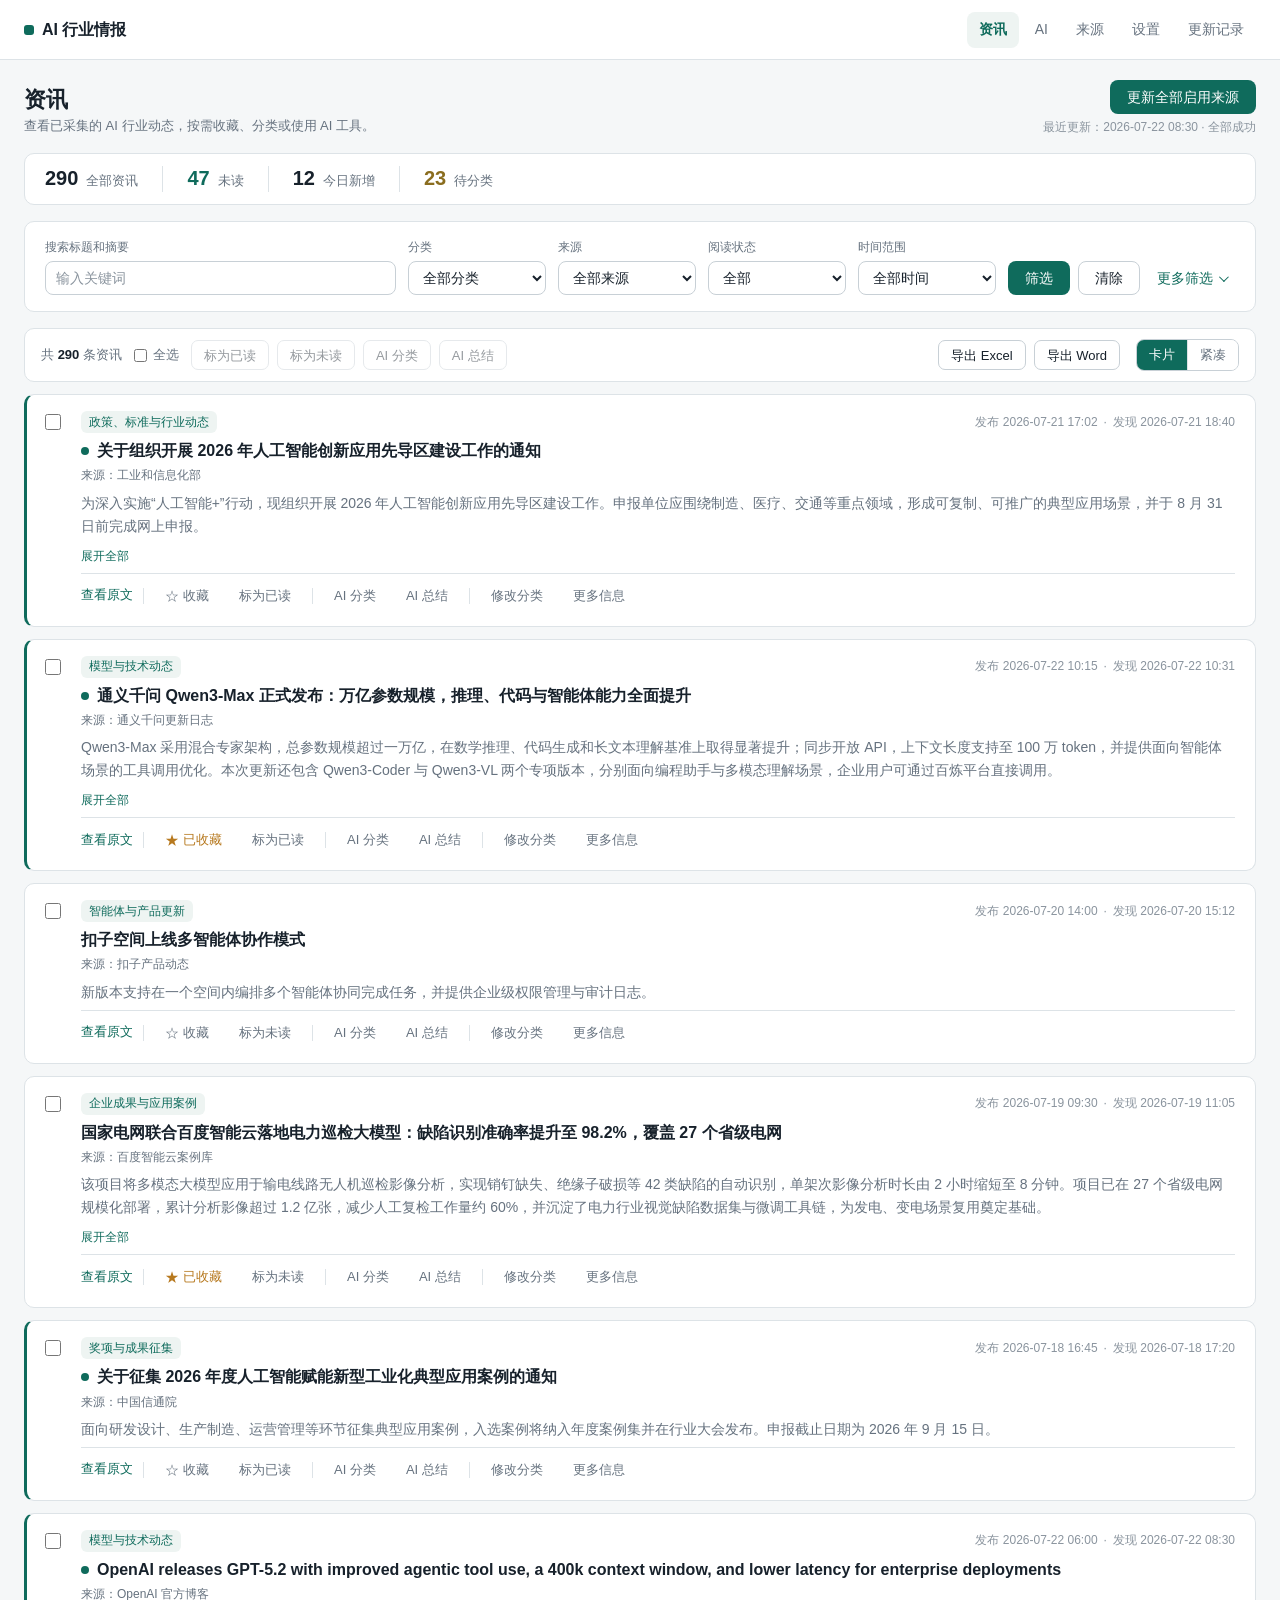
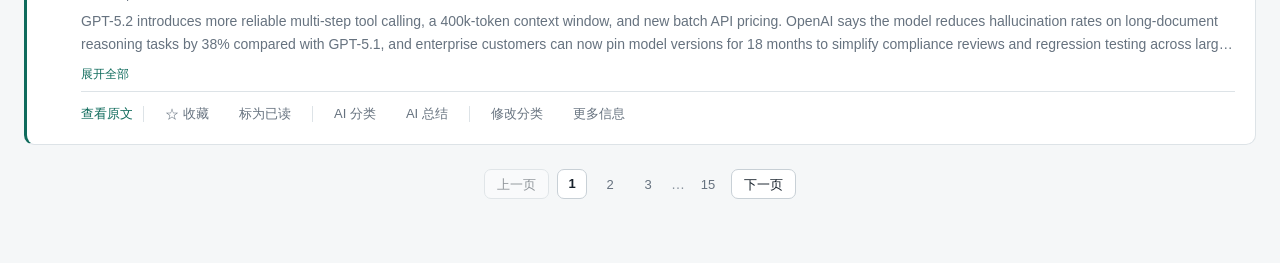
<file: docs/ui-prototype-kimi/index.html>
<!doctype html>
<html lang="zh-CN">
  <head>
    <meta charset="utf-8">
    <meta name="viewport" content="width=device-width, initial-scale=1">
    <title>AI 行业情报 · 资讯监测工作台（UI 原型）</title>
    <link rel="stylesheet" href="prototype.css">
    <script src="prototype.js" defer></script>
  </head>
  <body>
    <!-- ===== 全局顶部导航 ===== -->
    <header class="site-nav">
      <div class="site-nav-inner">
        <a class="brand" href="#" data-page="home">AI 行业情报</a>
        <nav class="main-nav" aria-label="主导航">
          <a href="#" data-page="home" class="is-active" aria-current="page">资讯</a>
          <a href="#" data-page="ai">AI</a>
          <a href="#" data-page="sources">来源</a>
          <a href="#" data-page="settings">设置</a>
          <a href="#" data-page="runs">更新记录</a>
        </nav>
      </div>
    </header>

    <main class="page-shell">
      <!-- ===== 资讯首页 ===== -->
      <div class="page" id="page-home">
        <!-- 页面头部：紧凑单行 -->
        <div class="page-head">
          <div class="page-head-text">
            <h1>资讯</h1>
            <p>查看已采集的 AI 行业动态，按需收藏、分类或使用 AI 工具。</p>
          </div>
          <div class="page-head-side">
            <button class="btn btn-primary" id="btn-update-all" type="button">更新全部启用来源</button>
            <span class="last-updated">最近更新：2026-07-22 08:30 · 全部成功</span>
          </div>
        </div>

        <!-- 概览统计栏：紧凑横条 -->
        <div class="stats-strip" aria-label="资讯概览">
          <div class="stat"><span class="stat-num">290</span><span class="stat-label">全部资讯</span></div>
          <div class="stat"><span class="stat-num stat-unread">47</span><span class="stat-label">未读</span></div>
          <div class="stat"><span class="stat-num">12</span><span class="stat-label">今日新增</span></div>
          <div class="stat"><span class="stat-num stat-warn">23</span><span class="stat-label">待分类</span></div>
        </div>

        <!-- 筛选工具栏 -->
        <form class="filter-panel" id="filter-form" action="#" method="get">
          <div class="filter-main">
            <div class="field field-search">
              <label for="f-keyword">搜索标题和摘要</label>
              <input id="f-keyword" name="keyword" type="search" maxlength="200" placeholder="输入关键词">
            </div>
            <div class="field">
              <label for="f-category">分类</label>
              <select id="f-category" name="category">
                <option value="">全部分类</option>
                <option>模型与技术动态</option>
                <option>智能体与产品更新</option>
                <option>企业成果与应用案例</option>
                <option>获奖与优秀案例</option>
                <option>奖项与成果征集</option>
                <option>政策、标准与行业动态</option>
                <option>待分类</option>
              </select>
            </div>
            <div class="field">
              <label for="f-source">来源</label>
              <select id="f-source" name="source_id">
                <option value="">全部来源</option>
                <option>工业和信息化部</option>
                <option>中国信通院</option>
                <option>OpenAI 官方博客</option>
                <option>通义千问更新日志</option>
                <option>扣子产品动态</option>
                <option>百度智能云案例库</option>
              </select>
            </div>
            <div class="field">
              <label for="f-is-read">阅读状态</label>
              <select id="f-is-read" name="is_read">
                <option value="all">全部</option>
                <option value="no">未读</option>
                <option value="yes">已读</option>
              </select>
            </div>
            <div class="field">
              <label for="f-time-range">时间范围</label>
              <select id="f-time-range" name="time_range">
                <option value="all">全部时间</option>
                <option value="today">今天</option>
                <option value="3d">近 3 天</option>
                <option value="7d">近 7 天</option>
                <option value="30d">近 30 天</option>
              </select>
            </div>
            <div class="filter-actions">
              <button class="btn btn-primary" type="submit">筛选</button>
              <button class="btn btn-secondary" id="btn-clear-filter" type="button">清除</button>
              <button class="btn btn-text" id="btn-more-filters" type="button" aria-expanded="false" aria-controls="more-filters">
                更多筛选 <span class="chevron" aria-hidden="true"></span>
              </button>
            </div>
          </div>

          <!-- 更多筛选：默认折叠 -->
          <div class="more-filters" id="more-filters" hidden>
            <div class="field">
              <label for="f-favorite">收藏状态</label>
              <select id="f-favorite" name="favorite">
                <option value="all">全部</option>
                <option value="yes">仅收藏</option>
                <option value="no">未收藏</option>
              </select>
            </div>
            <div class="field field-date-pair">
              <label>发布时间</label>
              <div class="date-pair">
                <input type="date" name="published_from" aria-label="发布时间从" min="2000-01-01">
                <span class="date-sep">至</span>
                <input type="date" name="published_to" aria-label="发布时间至" min="2000-01-01">
              </div>
            </div>
            <div class="field field-date-pair">
              <label>发现时间</label>
              <div class="date-pair">
                <input type="date" name="discovered_from" aria-label="发现时间从" min="2000-01-01">
                <span class="date-sep">至</span>
                <input type="date" name="discovered_to" aria-label="发现时间至" min="2000-01-01">
              </div>
            </div>
            <div class="field">
              <label for="f-verification">可信状态</label>
              <select id="f-verification" name="verification_status">
                <option value="">全部</option>
                <option>官方确认</option>
                <option>官方链接</option>
                <option>多源确认</option>
                <option>仅媒体报道</option>
                <option>传闻或预测</option>
              </select>
            </div>
            <div class="field">
              <label for="f-review">审核状态</label>
              <select id="f-review" name="review_status">
                <option value="">全部</option>
                <option>无需审核</option>
                <option>待审核</option>
                <option>已通过</option>
                <option>已拒绝</option>
              </select>
            </div>
            <div class="field">
              <label for="f-unclassified">待分类状态</label>
              <select id="f-unclassified" name="unclassified">
                <option value="all">全部</option>
                <option value="yes">仅待分类</option>
                <option value="no">排除待分类</option>
              </select>
            </div>
            <div class="field field-narrow">
              <label for="f-per-page">每页数量</label>
              <select id="f-per-page" name="per_page">
                <option value="20">20 条</option>
                <option value="50">50 条</option>
                <option value="100">100 条</option>
              </select>
            </div>
          </div>
        </form>

        <!-- 列表工具栏 -->
        <div class="list-toolbar">
          <div class="list-toolbar-left">
            <span class="total-count">共 <strong>290</strong> 条资讯</span>
            <label class="select-all">
              <input type="checkbox" id="select-all">
              <span>全选</span>
            </label>
            <span class="selected-count" id="selected-count" hidden>已选 0 条</span>
            <div class="batch-actions" id="batch-actions">
              <button class="btn btn-secondary btn-sm" type="button" data-batch="read" disabled>标为已读</button>
              <button class="btn btn-secondary btn-sm" type="button" data-batch="unread" disabled>标为未读</button>
              <button class="btn btn-secondary btn-sm" type="button" data-batch="ai-classify" disabled>AI 分类</button>
              <button class="btn btn-secondary btn-sm" type="button" data-batch="ai-summarize" disabled>AI 总结</button>
            </div>
          </div>
          <div class="list-toolbar-right">
            <button class="btn btn-secondary btn-sm" type="button" data-export="excel">导出 Excel</button>
            <button class="btn btn-secondary btn-sm" type="button" data-export="word">导出 Word</button>
            <div class="view-switch" role="group" aria-label="列表样式切换">
              <button type="button" class="is-active" data-view="a">卡片</button>
              <button type="button" data-view="b">紧凑</button>
            </div>
          </div>
        </div>

        <!-- 方案 A：紧凑资讯卡片 -->
        <section class="item-list" id="list-a" aria-label="资讯列表（卡片方案）"></section>

        <!-- 方案 B：表格与资讯流混合 -->
        <section class="item-rows" id="list-b" aria-label="资讯列表（紧凑方案）" hidden></section>

        <!-- 分页（静态演示） -->
        <nav class="pagination" aria-label="分页">
          <button class="btn btn-secondary btn-sm" type="button" disabled>上一页</button>
          <span class="page-num is-current">1</span>
          <button class="page-num" type="button">2</button>
          <button class="page-num" type="button">3</button>
          <span class="page-ellipsis">…</span>
          <button class="page-num" type="button">15</button>
          <button class="btn btn-secondary btn-sm" type="button">下一页</button>
        </nav>
      </div>

      <!-- ===== AI 页面 ===== -->
      <div class="page" id="page-ai" hidden>
        <div class="page-head">
          <div class="page-head-text">
            <h1>AI</h1>
            <p>配置大模型服务，并管理 AI 分类与 AI 总结的执行方式。</p>
          </div>
          <div class="page-head-side page-head-status">
            <span class="status status-ok" id="ai-key-status">Key 已配置</span>
            <span class="last-updated">当前模型：<b id="ai-current-model">deepseek-chat</b></span>
          </div>
        </div>

        <div class="ai-layout">
          <div class="ai-col">
            <!-- 模型连接 -->
            <section class="section-card">
              <div class="section-head">
                <h2>模型连接</h2>
                <p>用于 AI 分类与总结的大模型服务。修改后请点击保存生效。</p>
              </div>
              <form class="form-grid" id="ai-form">
                <div class="field">
                  <label for="ai-provider">服务商</label>
                  <select id="ai-provider" name="provider">
                    <option value="deepseek" selected>DeepSeek</option>
                    <option value="openai">OpenAI 兼容接口</option>
                    <option value="custom">自定义</option>
                  </select>
                </div>
                <div class="field">
                  <label for="ai-model">模型名称</label>
                  <input id="ai-model" name="model" value="deepseek-chat" maxlength="100">
                </div>
                <div class="field form-grid-wide">
                  <label for="ai-base-url">接口地址（Base URL）</label>
                  <input id="ai-base-url" name="base_url" value="https://api.deepseek.com" maxlength="500">
                </div>
                <div class="field form-grid-wide">
                  <label for="ai-key">API Key</label>
                  <input id="ai-key" type="password" name="api_key" value="" placeholder="已保存 sk••••••••3f2a，留空表示不修改" maxlength="500" autocomplete="off">
                </div>
                <div class="field">
                  <label for="ai-timeout">超时时间（秒）</label>
                  <input id="ai-timeout" type="number" name="timeout_seconds" value="30" min="5" max="300">
                </div>
                <div class="field">
                  <label for="ai-retries">失败重试次数</label>
                  <input id="ai-retries" type="number" name="max_retries" value="1" min="0" max="5">
                </div>
              </form>
              <div class="notice" id="ai-test-result" hidden></div>
              <div class="form-actions">
                <button class="btn btn-primary" id="ai-save" type="button">保存设置</button>
                <button class="btn btn-secondary" id="ai-test" type="button">测试连接</button>
                <button class="btn btn-text btn-danger-text" id="ai-clear-key" type="button">清除 Key</button>
              </div>
            </section>

            <!-- 配置说明 -->
            <section class="section-card">
              <div class="section-head">
                <h2>配置说明</h2>
              </div>
              <ul class="note-list">
                <li>网页保存的设置优先于环境变量；Key 保存在本机数据库中，应用仅监听本机地址，不会暴露到局域网。</li>
                <li>AI 分类与总结按调用量产生费用，自动模式下每次更新都会消耗额度。</li>
                <li>AI 处理失败不会影响资讯入库，失败的条目可稍后重试。</li>
              </ul>
            </section>
          </div>

          <div class="ai-col">
            <!-- AI 分类 -->
            <section class="section-card">
              <div class="section-head">
                <h2>AI 分类</h2>
                <p>在规则分类之外，用 AI 判断资讯所属分类。</p>
              </div>
              <div class="option-list" id="classifier-mode">
                <label class="option-row">
                  <input type="radio" name="classifier_mode" value="off">
                  <span class="option-text"><b>关闭</b><small>仅使用规则分类，不调用 AI</small></span>
                </label>
                <label class="option-row is-selected">
                  <input type="radio" name="classifier_mode" value="manual" checked>
                  <span class="option-text"><b>手动</b><small>在资讯页勾选执行，或在此处理全部待分类</small></span>
                </label>
                <label class="option-row">
                  <input type="radio" name="classifier_mode" value="auto">
                  <span class="option-text"><b>自动参与更新</b><small>每次更新后自动处理新入库的资讯</small></span>
                </label>
              </div>
              <div class="field option-extra" id="classifier-strategy" hidden>
                <label for="ai-strategy">自动分类策略</label>
                <select id="ai-strategy" name="classifier_strategy">
                  <option value="hybrid" selected>混合分类（仅处理待分类与低置信度，推荐）</option>
                  <option value="full_ai">全量 AI 分类（处理全部资讯，费用较高）</option>
                </select>
              </div>
              <div class="section-foot">
                <span class="foot-stat">当前待分类 <b>23</b> 条</span>
                <button class="btn btn-secondary btn-sm" id="ai-run-classify" type="button">处理待分类资讯</button>
                <span class="foot-note">自动模式下按调用量计费，混合策略费用更低。</span>
              </div>
            </section>

            <!-- AI 总结 -->
            <section class="section-card">
              <div class="section-head">
                <h2>AI 总结</h2>
                <p>为资讯生成更精炼的中文摘要，便于快速浏览。</p>
              </div>
              <div class="option-list" id="summarizer-mode">
                <label class="option-row">
                  <input type="radio" name="summarizer_mode" value="off">
                  <span class="option-text"><b>关闭</b><small>不使用 AI 总结</small></span>
                </label>
                <label class="option-row is-selected">
                  <input type="radio" name="summarizer_mode" value="manual" checked>
                  <span class="option-text"><b>手动</b><small>在资讯页勾选执行，或在此处理全部未总结</small></span>
                </label>
                <label class="option-row">
                  <input type="radio" name="summarizer_mode" value="auto">
                  <span class="option-text"><b>自动参与更新</b><small>每次更新后自动总结新入库的资讯</small></span>
                </label>
              </div>
              <div class="section-foot">
                <span class="foot-stat">尚未总结 <b>41</b> 条</span>
                <button class="btn btn-secondary btn-sm" id="ai-run-summarize" type="button">总结未处理资讯</button>
                <button class="btn btn-text btn-sm" id="ai-retry-summarize" type="button">仅重试失败项</button>
                <span class="foot-note">AI 摘要单独保存，不会覆盖来源原始摘要。</span>
              </div>
            </section>
          </div>
        </div>

        <!-- 最近 AI 任务 -->
        <section class="section-card">
          <div class="section-head">
            <h2>最近 AI 任务</h2>
            <p>每次手动或自动执行的记录，失败详情可展开查看。</p>
          </div>
          <div id="ai-jobs-table"></div>
        </section>
      </div>

      <!-- ===== 来源页面 ===== -->
      <div class="page" id="page-sources" hidden>
        <div class="page-head">
          <div class="page-head-text">
            <h1>来源</h1>
            <p>查看当前监控的网站及其运行状况，或添加新的资讯来源。</p>
          </div>
          <div class="page-head-side page-head-actions">
            <button class="btn btn-secondary" id="btn-seed-sources" type="button">同步来源目录</button>
            <button class="btn btn-primary" id="btn-add-source" type="button">添加来源</button>
          </div>
        </div>

        <div class="stats-strip" aria-label="来源概览">
          <div class="stat"><span class="stat-num">10</span><span class="stat-label">来源总数</span></div>
          <div class="stat"><span class="stat-num stat-unread">7</span><span class="stat-label">已启用</span></div>
          <div class="stat"><span class="stat-num stat-warn">2</span><span class="stat-label">需要关注</span></div>
          <div class="stat"><span class="stat-num">1</span><span class="stat-label">候选来源</span></div>
        </div>

        <div class="tabs-bar">
          <div class="tabs" role="tablist" aria-label="来源分组">
            <button class="tab is-active" role="tab" aria-selected="true" data-source-tab="main" type="button">监控中 <span class="tab-count">9</span></button>
            <button class="tab" role="tab" aria-selected="false" data-source-tab="candidate" type="button">候选 <span class="tab-count">1</span></button>
          </div>
        </div>

        <div id="sources-main-pane">
          <form class="filter-panel" id="sources-filter-form">
            <div class="filter-main">
              <div class="field field-search">
                <label for="sf-keyword">搜索来源</label>
                <input id="sf-keyword" type="search" placeholder="输入名称或域名">
              </div>
              <div class="field">
                <label for="sf-type">类型</label>
                <select id="sf-type">
                  <option value="">全部类型</option>
                  <option>官方机构</option>
                  <option>企业官方</option>
                  <option>媒体</option>
                </select>
              </div>
              <div class="field">
                <label for="sf-status">运行状态</label>
                <select id="sf-status">
                  <option value="">全部状态</option>
                  <option>正常</option>
                  <option>部分可用</option>
                  <option>最近失败</option>
                  <option>已停用</option>
                </select>
              </div>
              <div class="field">
                <label for="sf-result">最近结果</label>
                <select id="sf-result">
                  <option value="">全部结果</option>
                  <option>成功</option>
                  <option>部分成功</option>
                  <option>失败</option>
                </select>
              </div>
              <div class="filter-actions">
                <button class="btn btn-primary" type="submit">筛选</button>
                <button class="btn btn-secondary" id="sf-clear" type="button">清除</button>
              </div>
            </div>
          </form>
          <div id="sources-table-wrap"></div>
        </div>

        <div id="sources-candidate-pane" hidden>
          <div class="notice">
            候选来源已完成安全检测，尚未加入监控。建议先「预览」确认抓取内容符合预期，再「启用并加入监控」；启用后该来源将参与每次批量更新，资讯进入首页与导出。
          </div>
          <div id="candidates-table-wrap"></div>
        </div>
      </div>

      <!-- ===== 来源详情页面 ===== -->
      <div class="page" id="page-source-detail" hidden>
        <div id="source-detail-wrap"></div>
      </div>

      <!-- ===== 设置页面 ===== -->
      <div class="page" id="page-settings" hidden>
        <div class="page-head">
          <div class="page-head-text">
            <h1>设置</h1>
            <p>配置定时自动更新。AI 模型与自动化设置请前往「AI」页面。</p>
          </div>
        </div>

        <div class="settings-layout">
          <section class="section-card">
            <div class="section-head">
              <h2>定时更新</h2>
              <p>按计划自动更新全部已启用来源，无需手动操作。</p>
            </div>
            <form class="form-stack" id="settings-form">
              <label class="switch-row">
                <span class="switch">
                  <input type="checkbox" id="setting-enabled" checked>
                  <span class="switch-track" aria-hidden="true"></span>
                </span>
                <span class="switch-text"><b>开启定时更新</b><small>关闭后仅能通过手动方式更新来源</small></span>
              </label>
              <div class="form-grid" id="schedule-fields">
                <div class="field">
                  <label for="setting-time">每天执行时间</label>
                  <input type="time" id="setting-time" value="08:30" required>
                </div>
                <div class="field">
                  <label for="setting-tz">时区</label>
                  <input type="text" id="setting-tz" value="Asia/Shanghai" maxlength="100" required>
                </div>
                <div class="field form-grid-wide">
                  <label>执行星期</label>
                  <div class="weekday-chips" id="weekday-chips">
                    <label class="weekday-chip"><input type="checkbox" checked value="mon"><span>周一</span></label>
                    <label class="weekday-chip"><input type="checkbox" checked value="tue"><span>周二</span></label>
                    <label class="weekday-chip"><input type="checkbox" checked value="wed"><span>周三</span></label>
                    <label class="weekday-chip"><input type="checkbox" checked value="thu"><span>周四</span></label>
                    <label class="weekday-chip"><input type="checkbox" checked value="fri"><span>周五</span></label>
                    <label class="weekday-chip"><input type="checkbox" value="sat"><span>周六</span></label>
                    <label class="weekday-chip"><input type="checkbox" value="sun"><span>周日</span></label>
                  </div>
                </div>
              </div>
              <div class="form-actions">
                <button class="btn btn-primary" id="settings-save" type="button">保存设置</button>
              </div>
            </form>
          </section>

          <div class="settings-side">
            <section class="section-card">
              <div class="section-head">
                <h2>当前状态</h2>
              </div>
              <dl class="kv-list">
                <div class="kv-row"><dt>调度状态</dt><dd><span class="status status-ok" id="scheduler-status">等待下一次运行</span></dd></div>
                <div class="kv-row"><dt>下一次计划运行</dt><dd id="scheduler-next">2026-07-23 08:30（Asia/Shanghai）</dd></div>
                <div class="kv-row"><dt>最近一次计划触发</dt><dd>2026-07-22 08:30（Asia/Shanghai）</dd></div>
                <div class="kv-row"><dt>最近修改</dt><dd>2026-07-20 11:42</dd></div>
              </dl>
            </section>
            <section class="section-card">
              <div class="section-head">
                <h2>运行说明</h2>
              </div>
              <ul class="note-list">
                <li>应用需要保持运行，定时更新才会执行；关机或退出期间错过的任务不会补跑。</li>
                <li>手动更新与定时更新互斥：已有更新运行时，计划触发会安全跳过。</li>
              </ul>
            </section>
          </div>
        </div>
      </div>

      <!-- ===== 更新记录页面 ===== -->
      <div class="page" id="page-runs" hidden>
        <div class="page-head">
          <div class="page-head-text">
            <h1>更新记录</h1>
            <p>每次更新的执行结果、来源明细与未通过准入的原因汇总。</p>
          </div>
        </div>

        <div class="stats-strip" aria-label="运行概览">
          <div class="stat"><span class="stat-num">86</span><span class="stat-label">记录总数</span></div>
          <div class="stat"><span class="stat-num stat-unread">12</span><span class="stat-label">近 7 天成功</span></div>
          <div class="stat"><span class="stat-num stat-warn">1</span><span class="stat-label">近 7 天部分失败</span></div>
          <div class="stat"><span class="stat-num stat-danger">1</span><span class="stat-label">近 7 天失败</span></div>
        </div>

        <form class="filter-panel" id="runs-filter-form">
          <div class="filter-main">
            <div class="field">
              <label for="rf-status">状态</label>
              <select id="rf-status">
                <option value="">全部状态</option>
                <option>成功</option>
                <option>部分失败</option>
                <option>失败</option>
              </select>
            </div>
            <div class="field">
              <label for="rf-trigger">触发方式</label>
              <select id="rf-trigger">
                <option value="">全部方式</option>
                <option>定时</option>
                <option>网页手动</option>
                <option>命令行手动</option>
              </select>
            </div>
            <div class="filter-actions">
              <button class="btn btn-primary" type="submit">筛选</button>
              <button class="btn btn-secondary" id="rf-clear" type="button">清除</button>
            </div>
          </div>
        </form>

        <div id="runs-table-wrap"></div>
      </div>
    </main>

    <div class="toast" id="toast" role="status" aria-live="polite" hidden></div>
  </body>
</html>
</file>
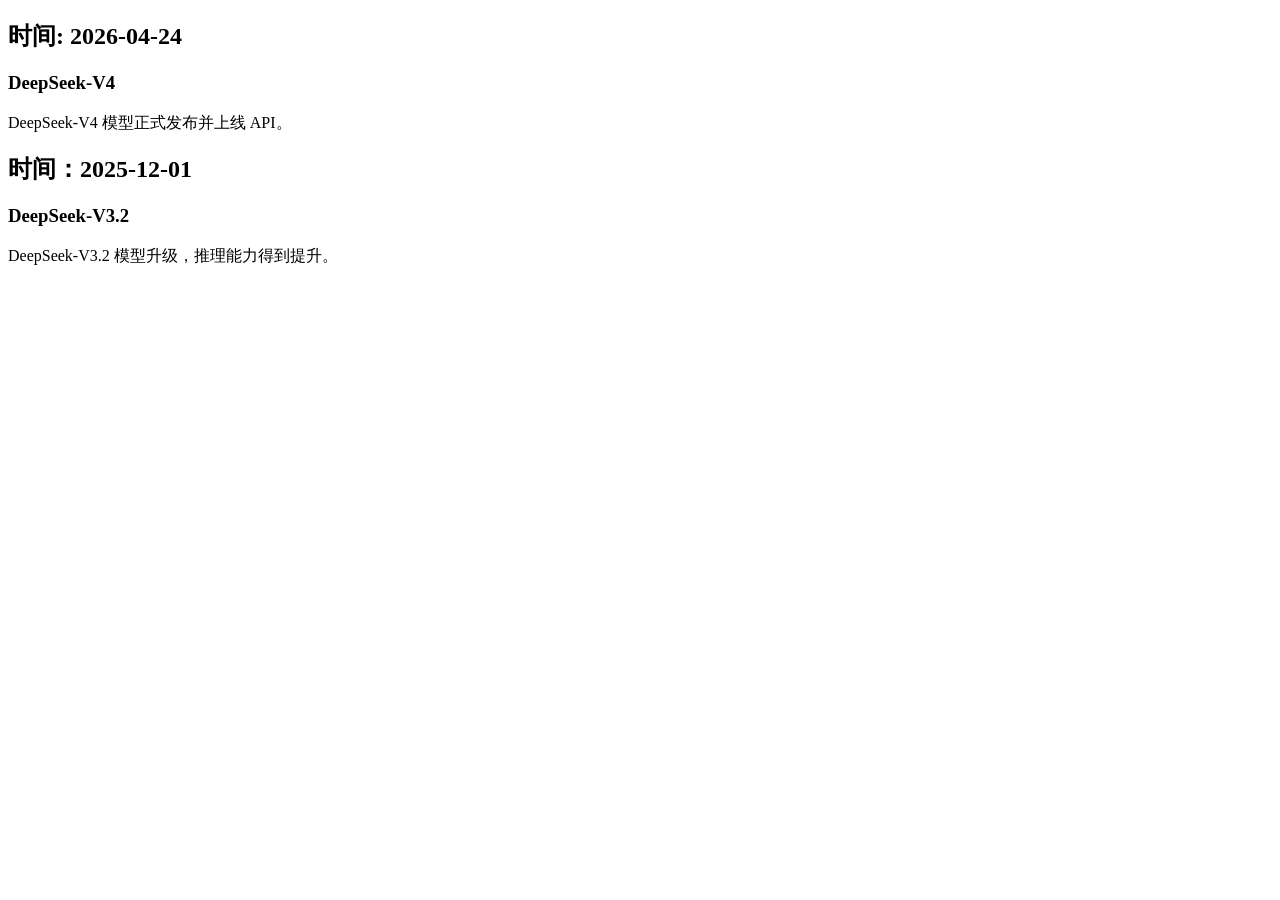
<file: tests/fixtures/deepseek_changelog.html>
<!doctype html>
<html><body><main><article class="theme-doc-markdown markdown">
  <h2>时间: 2026-04-24</h2>
  <h3>DeepSeek-V4</h3>
  <p>DeepSeek-V4 模型正式发布并上线 API。</p>
  <h2>时间：2025-12-01</h2>
  <h3>DeepSeek-V3.2</h3>
  <p>DeepSeek-V3.2 模型升级，推理能力得到提升。</p>
</article></main></body></html>
</file>
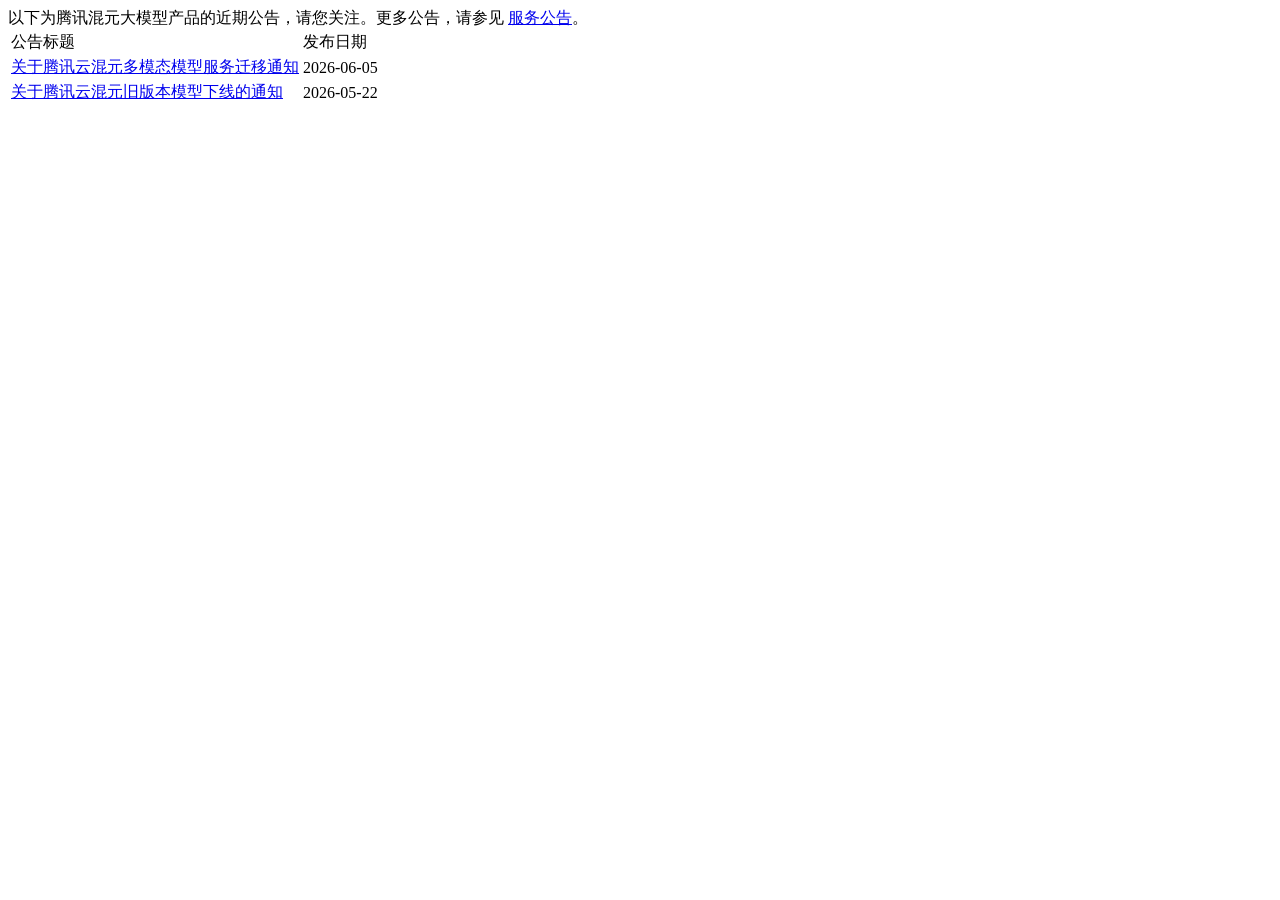
<file: tests/fixtures/hunyuan_product_announcements.html>
<html><body><div id="doc-slate-root"><div data-slate-editor="true" mode="Reading"><div class="" data-slate-node="element"><span data-slate-node="text"><span data-slate-leaf="true"><span data-slate-string="true">以下为腾讯混元大模型产品的近期公告，请您关注。更多公告，请参见 </span></span></span><a class="ref" data-slate-inline="true" data-slate-node="element" href="https://cloud.tencent.com/announce" target="_blank"><span class="content"><span data-slate-node="text"><span data-slate-leaf="true"><span data-slate-string="true">服务公告</span></span></span></span></a><span data-slate-node="text"><span data-slate-leaf="true"><span data-slate-string="true">。</span></span></span></div><div class="table-container readonly"><div class="table-inner"><table class="readonly fixed" data-slate-node="element"><colgroup contenteditable="false"><col width="50%"/><col width="50%"/></colgroup><tbody><tr class="" data-slate-node="element"><td class="is-header" colspan="1" data-slate-node="element" rowspan="1"><div class="" data-slate-node="element"><span data-slate-node="text"><span data-slate-leaf="true"><span data-slate-string="true">公告标题</span></span></span></div></td><td class="is-header" colspan="1" data-slate-node="element" rowspan="1"><div class="" data-slate-node="element"><span data-slate-node="text"><span data-slate-leaf="true"><span data-slate-string="true">发布日期</span></span></span></div></td></tr><tr class="" data-slate-node="element"><td class="" colspan="1" data-slate-node="element" rowspan="1"><div class="" data-slate-node="element"><span data-slate-node="text"><span data-slate-leaf="true"><span data-slate-length="0" data-slate-zero-width="z">﻿</span></span></span><a class="ref" data-slate-inline="true" data-slate-node="element" href="https://cloud.tencent.com/announce/detail/2310" target="_blank"><span class="content"><span data-slate-node="text"><span data-slate-leaf="true"><span data-slate-string="true">关于腾讯云混元多模态模型服务迁移通知</span></span></span></span></a><span data-slate-node="text"><span data-slate-leaf="true"><span data-slate-length="0" data-slate-zero-width="z">﻿</span></span></span></div></td><td class="" colspan="1" data-slate-node="element" rowspan="1"><div class="" data-slate-node="element"><span data-slate-node="text"><span data-slate-leaf="true"><span data-slate-string="true">2026-06-05</span></span></span></div></td></tr><tr class="" data-slate-node="element"><td class="" data-slate-node="element"><div class="" data-slate-node="element"><span data-slate-node="text"><span data-slate-leaf="true"><span data-slate-length="0" data-slate-zero-width="z">﻿</span></span></span><a class="ref" data-slate-inline="true" data-slate-node="element" href="https://cloud.tencent.com/announce/detail/2301" target="_blank"><span class="content"><span data-slate-node="text"><span data-slate-leaf="true"><span data-slate-string="true">关于腾讯云混元旧版本模型下线的通知</span></span></span></span></a><span data-slate-node="text"><span data-slate-leaf="true"><span data-slate-length="0" data-slate-zero-width="z">﻿</span></span></span></div></td><td class="" data-slate-node="element"><div class="" data-slate-node="element"><span data-slate-node="text"><span data-slate-leaf="true"><span data-slate-string="true">2026-05-22</span></span></span></div></td></tr></tbody></table></div></div><div class="" data-slate-node="element"><span data-slate-node="text"><span data-slate-leaf="true"><span data-slate-length="0" data-slate-zero-width="n">﻿<br/></span></span></span></div></div></div></body></html>
</file>
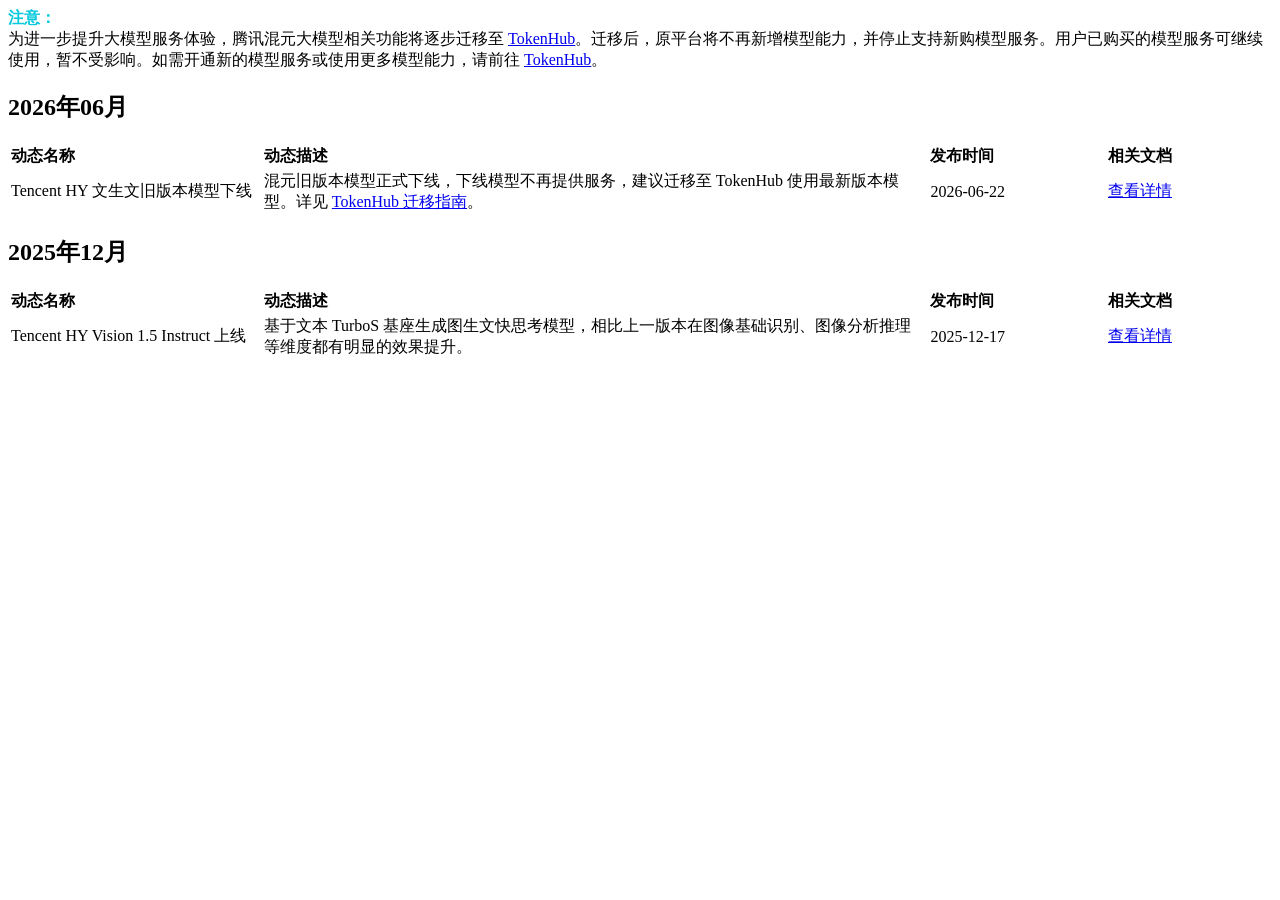
<file: tests/fixtures/hunyuan_product_updates.html>
<html><body><div id="doc-slate-root"><div data-slate-editor="true" mode="Reading"><div class="tse-hint alert" data-slate-node="element"><div class="" data-slate-node="element"><span data-slate-node="text"><span data-slate-leaf="true"><b><span style="color:#04C8DC"><span data-slate-string="true">注意：</span></span></b></span></span></div><div class="" data-slate-node="element"><span data-slate-node="text"><span data-slate-leaf="true"><span data-slate-string="true">为进一步提升大模型服务体验，腾讯混元大模型相关功能将逐步迁移至 </span></span></span><a class="ref" data-slate-inline="true" data-slate-node="element" href="https://console.cloud.tencent.com/tokenhub" target="_blank"><span class="content"><span data-slate-node="text"><span data-slate-leaf="true"><span data-slate-string="true">TokenHub</span></span></span></span></a><span data-slate-node="text"><span data-slate-leaf="true"><span data-slate-string="true">。迁移后，原平台将不再新增模型能力，并停止支持新购模型服务。用户已购买的模型服务可继续使用，暂不受影响。如需开通新的模型服务或使用更多模型能力，请前往 </span></span></span><a class="ref" data-slate-inline="true" data-slate-node="element" href="https://console.cloud.tencent.com/tokenhub" target="_blank"><span class="content"><span data-slate-node="text"><span data-slate-leaf="true"><span data-slate-string="true">TokenHub</span></span></span></span></a><span data-slate-node="text"><span data-slate-leaf="true"><span data-slate-string="true">。</span></span></span></div></div><div class="anchor-element"><h2 class="" data-slate-node="element" id="6769334e-16ce-4dbb-aeab-da0f2d78e147"><span data-slate-node="text"><span data-slate-leaf="true"><span data-slate-string="true">2026年06月</span></span></span></h2></div><div class="table-container readonly"><div class="table-inner"><table class="readonly fixed" data-slate-node="element"><colgroup contenteditable="false"><col width="20%"/><col width="53%"/><col width="14%"/><col width="13%"/></colgroup><tbody><tr class="" data-slate-node="element"><td class="is-header" colspan="1" data-slate-node="element" rowspan="1"><div class="tse-align-left" data-slate-node="element"><span data-slate-node="text"><span data-slate-leaf="true"><b><span data-slate-string="true">动态名称</span></b></span></span></div></td><td class="is-header" colspan="1" data-slate-node="element" rowspan="1"><div class="tse-align-left" data-slate-node="element"><span data-slate-node="text"><span data-slate-leaf="true"><b><span data-slate-string="true">动态描述</span></b></span></span></div></td><td class="is-header" colspan="1" data-slate-node="element" rowspan="1"><div class="tse-align-left" data-slate-node="element"><span data-slate-node="text"><span data-slate-leaf="true"><b><span data-slate-string="true">发布时间</span></b></span></span></div></td><td class="is-header" colspan="1" data-slate-node="element" rowspan="1"><div class="tse-align-left" data-slate-node="element"><span data-slate-node="text"><span data-slate-leaf="true"><b><span data-slate-string="true">相关文档</span></b></span></span></div></td></tr><tr class="" data-slate-node="element"><td class="" data-slate-node="element"><div class="" data-slate-node="element"><span data-slate-node="text"><span data-slate-leaf="true"><span data-slate-string="true">Tencent HY 文生文旧版本模型下线</span></span></span></div></td><td class="" data-slate-node="element"><div class="" data-slate-node="element"><span data-slate-node="text"><span data-slate-leaf="true"><span data-slate-string="true">混元旧版本模型正式下线，下线模型不再提供服务，建议迁移至 TokenHub 使用最新版本模型。详见 </span></span></span><a class="ref" data-slate-inline="true" data-slate-node="element" href="https://cloud.tencent.com/document/product/1823/131382" target="_blank"><span class="content"><span data-slate-node="text"><span data-slate-leaf="true"><span data-slate-string="true">TokenHub 迁移指南</span></span></span></span></a><span data-slate-node="text"><span data-slate-leaf="true"><span data-slate-string="true">。</span></span></span></div></td><td class="" data-slate-node="element"><div class="" data-slate-node="element"><span data-slate-node="text"><span data-slate-leaf="true"><span data-slate-string="true">2026-06-22</span></span></span></div></td><td class="" data-slate-node="element"><div class="tse-align-center" data-slate-node="element"><span data-slate-node="text"><span data-slate-leaf="true"><span data-slate-length="0" data-slate-zero-width="z">﻿</span></span></span><a class="ref" data-slate-inline="true" data-slate-node="element" href="/document/product/1729/131925" target="_blank"><span class="content"><span data-slate-node="text"><span data-slate-leaf="true"><span data-slate-string="true">查看详情</span></span></span></span></a><span data-slate-node="text"><span data-slate-leaf="true"><span data-slate-length="0" data-slate-zero-width="z">﻿</span></span></span></div></td></tr></tbody></table></div></div><div class="anchor-element"><h2 class="" data-slate-node="element" id="af9fb42f-fc89-4b96-ba67-a19dc18bc2c9"><span data-slate-node="text"><span data-slate-leaf="true"><span data-slate-string="true">2025年12月</span></span></span></h2></div><div class="table-container readonly"><div class="table-inner"><table class="readonly fixed" data-slate-node="element"><colgroup contenteditable="false"><col width="20%"/><col width="53%"/><col width="14%"/><col width="13%"/></colgroup><tbody><tr class="" data-slate-node="element"><td class="is-header" colspan="1" data-slate-node="element" rowspan="1"><div class="tse-align-left" data-slate-node="element"><span data-slate-node="text"><span data-slate-leaf="true"><b><span data-slate-string="true">动态名称</span></b></span></span></div></td><td class="is-header" colspan="1" data-slate-node="element" rowspan="1"><div class="tse-align-left" data-slate-node="element"><span data-slate-node="text"><span data-slate-leaf="true"><b><span data-slate-string="true">动态描述</span></b></span></span></div></td><td class="is-header" colspan="1" data-slate-node="element" rowspan="1"><div class="tse-align-left" data-slate-node="element"><span data-slate-node="text"><span data-slate-leaf="true"><b><span data-slate-string="true">发布时间</span></b></span></span></div></td><td class="is-header" colspan="1" data-slate-node="element" rowspan="1"><div class="tse-align-left" data-slate-node="element"><span data-slate-node="text"><span data-slate-leaf="true"><b><span data-slate-string="true">相关文档</span></b></span></span></div></td></tr><tr class="" data-slate-node="element"><td class="" data-slate-node="element"><div class="" data-slate-node="element"><span data-slate-node="text"><span data-slate-leaf="true"><span data-slate-string="true">Tencent HY Vision 1.5 Instruct 上线</span></span></span></div></td><td class="" data-slate-node="element"><div class="" data-slate-node="element"><span data-slate-node="text"><span data-slate-leaf="true"><span data-slate-string="true">基于文本 TurboS 基座生成图生文快思考模型，相比上一版本在图像基础识别、图像分析推理等维度都有明显的效果提升。</span></span></span></div></td><td class="" data-slate-node="element"><div class="" data-slate-node="element"><span data-slate-node="text"><span data-slate-leaf="true"><span data-slate-string="true">2025-12-17</span></span></span></div></td><td class="" data-slate-node="element"><div class="tse-align-center" data-slate-node="element"><span data-slate-node="text"><span data-slate-leaf="true"><span data-slate-length="0" data-slate-zero-width="z">﻿</span></span></span><a class="ref" data-slate-inline="true" data-slate-node="element" href="https://cloud.tencent.com/document/product/1729/104753" target="_blank"><span class="content"><span data-slate-node="text"><span data-slate-leaf="true"><span data-slate-string="true">查看详情</span></span></span></span></a><span data-slate-node="text"><span data-slate-leaf="true"><span data-slate-length="0" data-slate-zero-width="z">﻿</span></span></span></div></td></tr></tbody></table></div></div></div></div></body></html>
</file>
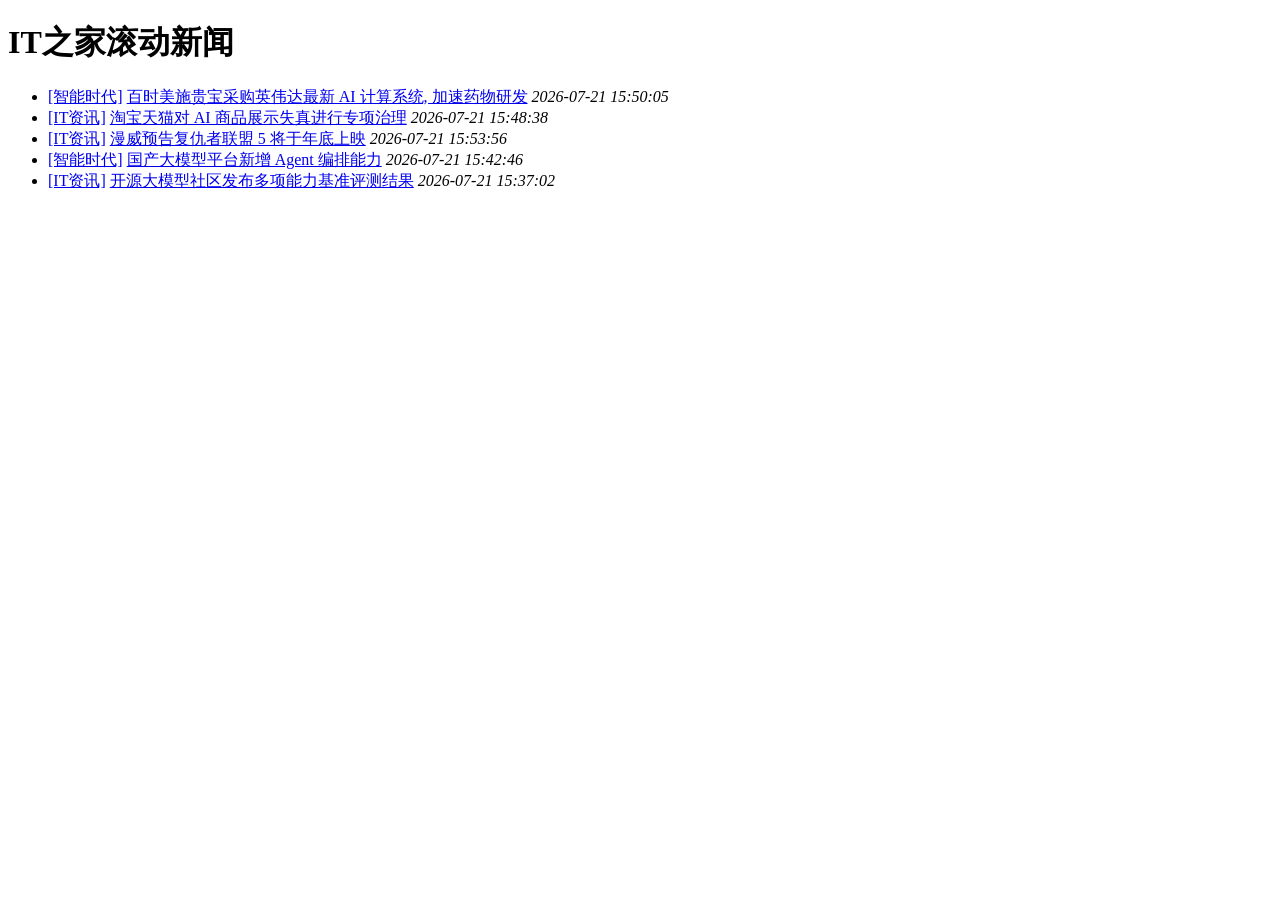
<file: tests/fixtures/ithome_list.html>
<!doctype html>
<html lang="zh-cn">
<head>
<meta charset="utf-8" />
<title>IT之家滚动新闻</title>
</head>
<body>
<div id="list" class="bb clearfix">
    <div class="fl">
        <div class="nav"><h1>IT之家滚动新闻</h1></div>
        <ul class="datel">
<li>
<a class="c" href="//next.ithome.com/" target="_blank">[智能时代]</a>
<a class="t" href="https://www.ithome.com/0/979/611.htm" target="_blank">百时美施贵宝采购英伟达最新 AI 计算系统, 加速药物研发</a>
<i>2026-07-21 15:50:05</i>
</li>
<li>
<a class="c" href="//it.ithome.com/" target="_blank">[IT资讯]</a>
<a class="t" href="https://www.ithome.com/0/979/609.htm" target="_blank">淘宝天猫对 AI 商品展示失真进行专项治理</a>
<i>2026-07-21 15:48:38</i>
</li>
<li>
<a class="c" href="//it.ithome.com/" target="_blank">[IT资讯]</a>
<a class="t" href="https://www.ithome.com/0/979/617.htm" target="_blank">漫威预告复仇者联盟 5 将于年底上映</a>
<i>2026-07-21 15:53:56</i>
</li>
<li>
<a class="c" href="//next.ithome.com/" target="_blank">[智能时代]</a>
<a class="t" href="https://www.ithome.com/0/979/605.htm" target="_blank">国产大模型平台新增 Agent 编排能力</a>
<i>2026-07-21 15:42:46</i>
</li>
<li>
<a class="c" href="//it.ithome.com/" target="_blank">[IT资讯]</a>
<a class="t" href="https://www.ithome.com/0/979/598.htm" target="_blank">开源大模型社区发布多项能力基准评测结果</a>
<i>2026-07-21 15:37:02</i>
</li>
</ul>
    </div>
</div>
</body>
</html>
</file>
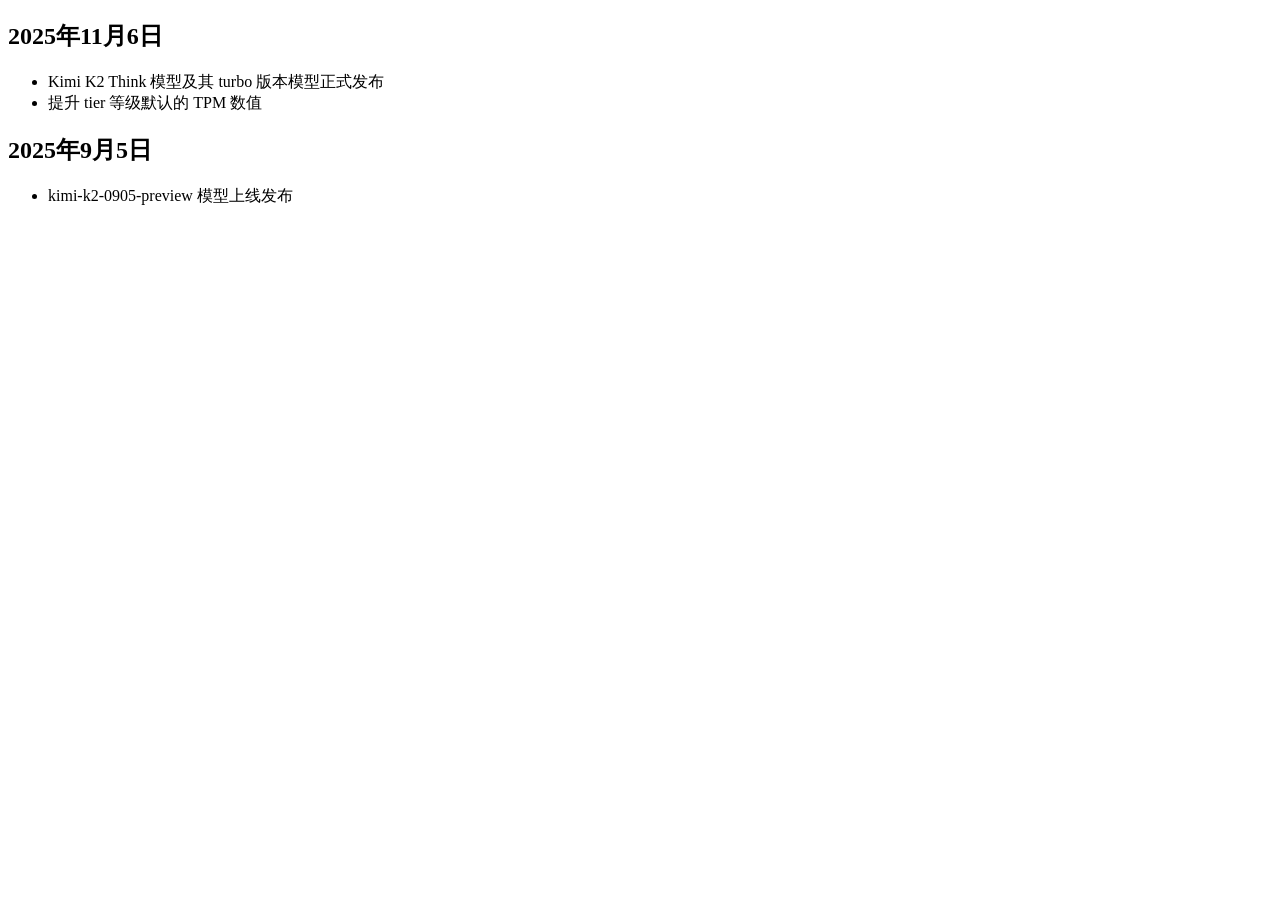
<file: tests/fixtures/kimi_changelog.html>
<!doctype html>
<html><body><main><article>
  <h2>2025年11月6日</h2>
  <ul>
    <li>Kimi K2 Think 模型及其 turbo 版本模型正式发布</li>
    <li>提升 tier 等级默认的 TPM 数值</li>
  </ul>
  <h2>2025年9月5日</h2>
  <ul><li>kimi-k2-0905-preview 模型上线发布</li></ul>
</article></main></body></html>
</file>
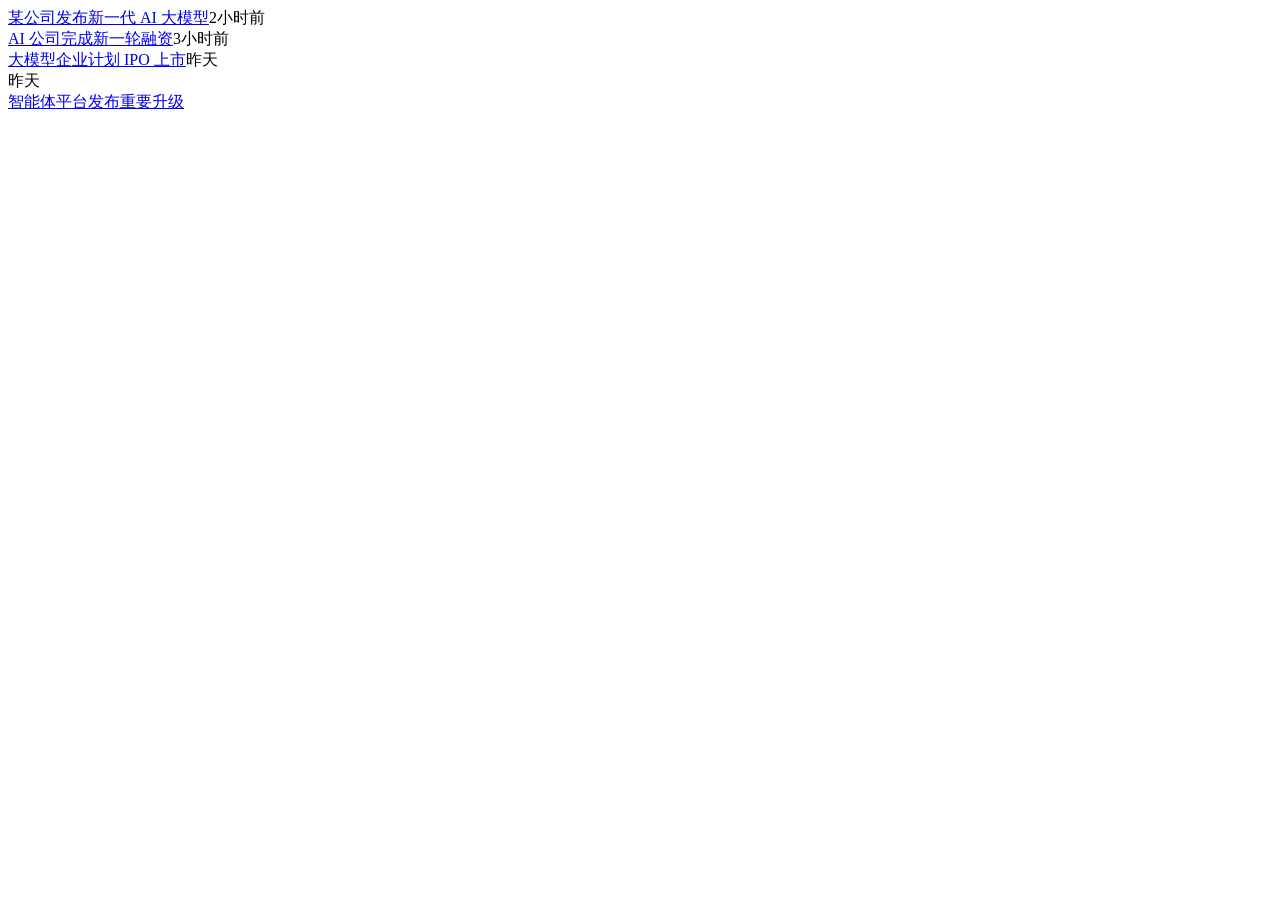
<file: tests/fixtures/media_relative_list.html>
<!doctype html>
<html><body>
  <div class="newsflash-item"><a class="item-title" href="/newsflashes/1">某公司发布新一代 AI 大模型</a><span class="time">2小时前</span></div>
  <div class="newsflash-item"><a class="item-title" href="/newsflashes/2">AI 公司完成新一轮融资</a><span class="time">3小时前</span></div>
  <div class="newsflash-item"><a class="item-title" href="/newsflashes/3">大模型企业计划 IPO 上市</a><span class="time">昨天</span></div>
  <div class="row"><div class="title-name">昨天</div><div class="news-item"><a class="title" href="/news/4.html">智能体平台发布重要升级</a><span class="time"></span></div></div>
</body></html>
</file>
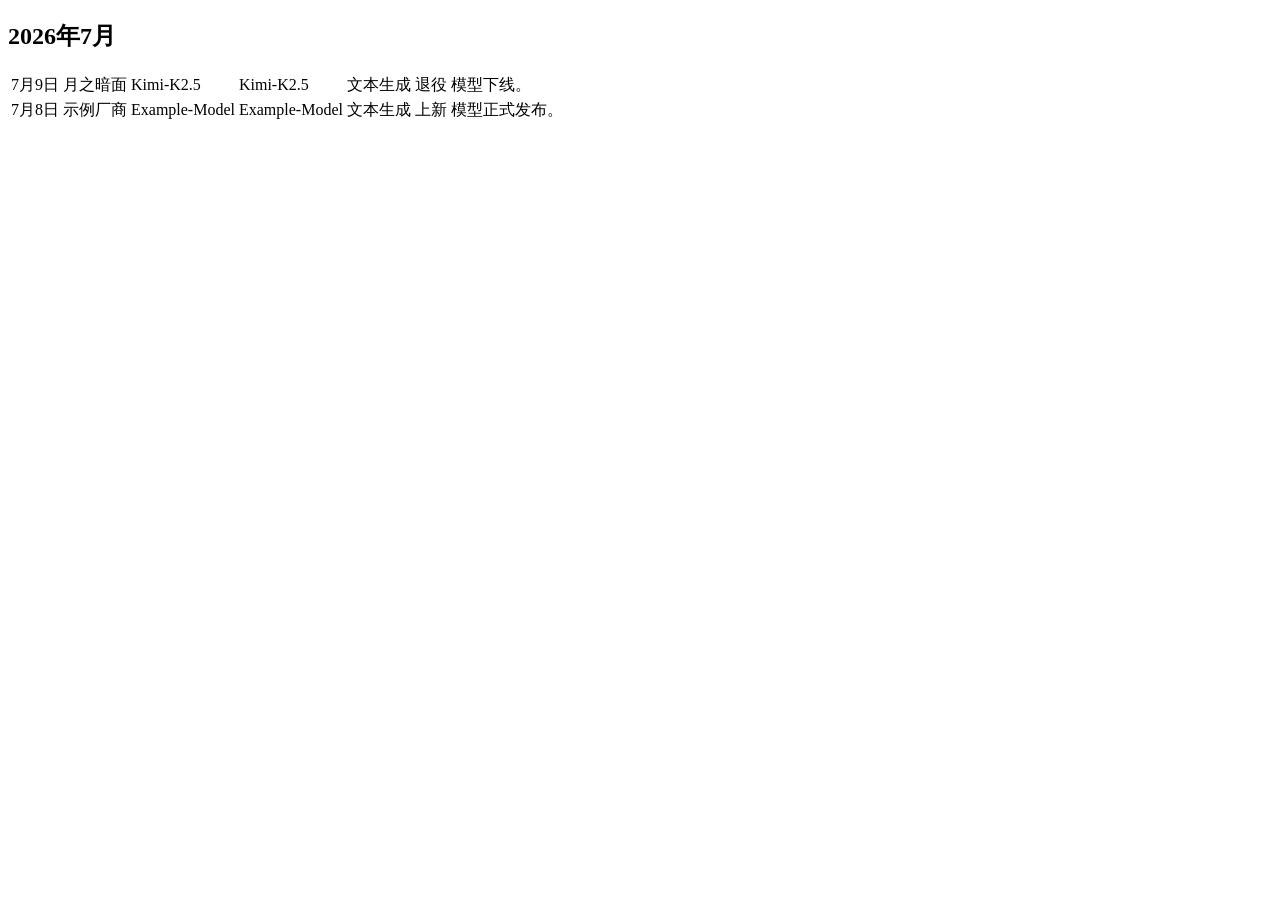
<file: tests/fixtures/qianfan_changelog.html>
<!doctype html>
<html><body><article class="post__body">
  <h2>2026年7月</h2>
  <table><tbody>
    <tr><td>7月9日</td><td>月之暗面</td><td>Kimi-K2.5</td><td>Kimi-K2.5</td><td>文本生成</td><td>退役</td><td>模型下线。</td></tr>
    <tr><td>7月8日</td><td>示例厂商</td><td>Example-Model</td><td>Example-Model</td><td>文本生成</td><td>上新</td><td>模型正式发布。</td></tr>
  </tbody></table>
</article></body></html>
</file>
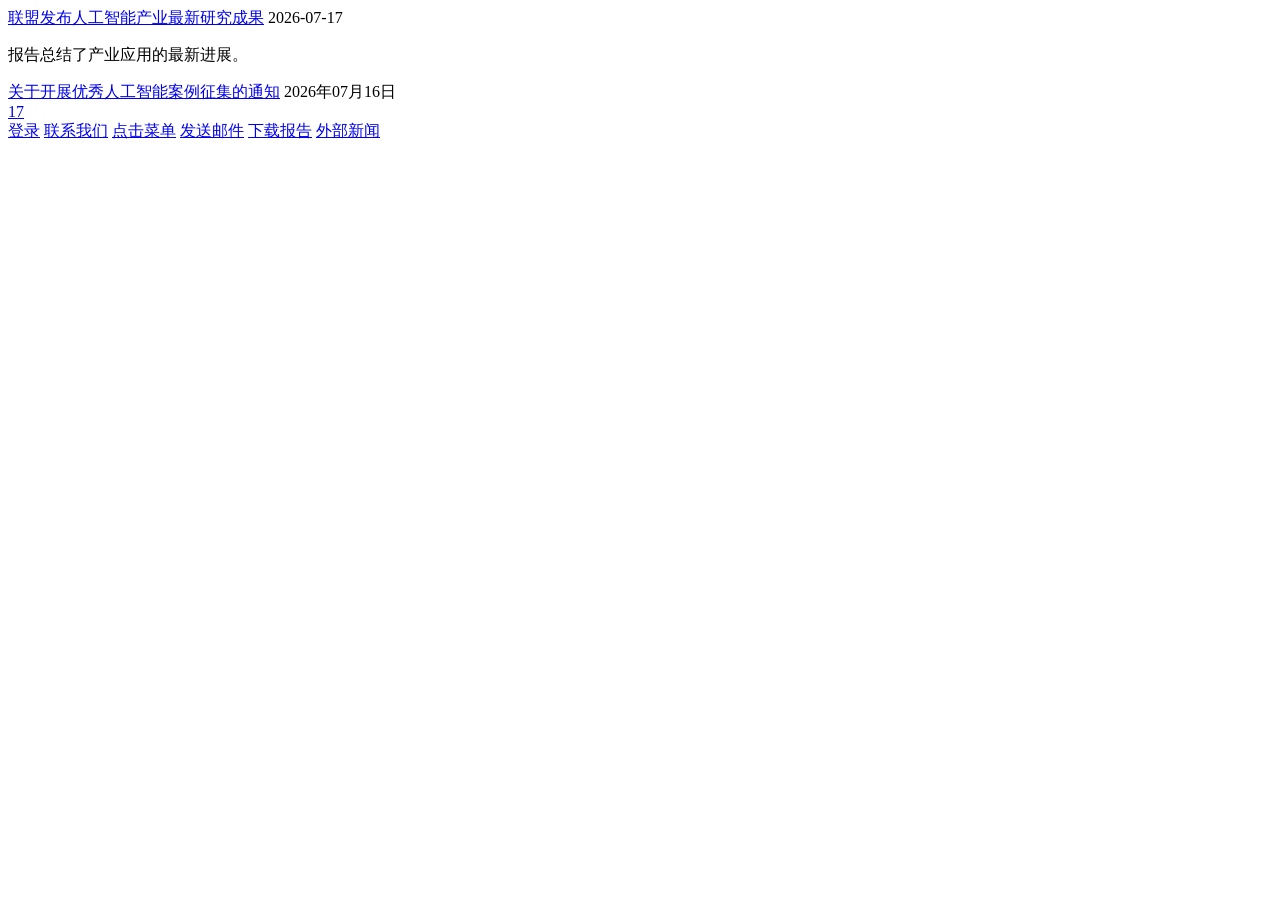
<file: tests/fixtures/sample_home.html>
<!doctype html>
<html lang="zh-CN">
  <body>
    <section class="headline">
      <article>
        <a href="/article/1001?utm_source=home">联盟发布人工智能产业最新研究成果</a>
        <span>2026-07-17</span>
        <p>报告总结了产业应用的最新进展。</p>
      </article>
      <article>
        <a href="/notice/1002">关于开展优秀人工智能案例征集的通知</a>
        <span>2026年07月16日</span>
      </article>
    </section>
    <div class="calendar"><a href="/calendar/17">17</a></div>
    <nav>
      <a href="/login">登录</a>
      <a href="/contact">联系我们</a>
      <a href="javascript:void(0)">点击菜单</a>
      <a href="mailto:team@example.com">发送邮件</a>
      <a href="/files/report.pdf">下载报告</a>
      <a href="https://outside.example.org/news">外部新闻</a>
    </nav>
  </body>
</html>
</file>
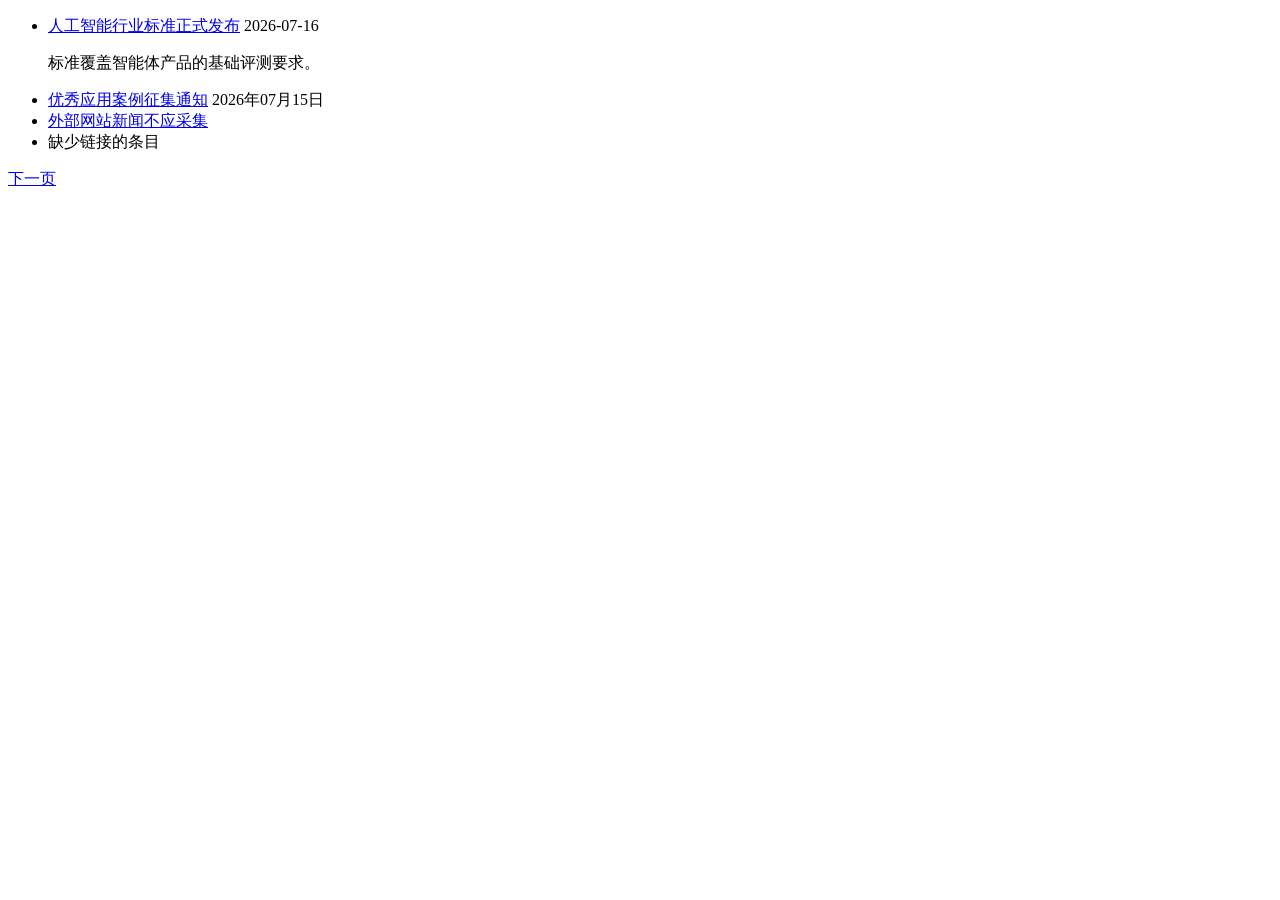
<file: tests/fixtures/sample_list.html>
<!doctype html>
<html lang="zh-CN">
  <body>
    <ul class="news-list">
      <li>
        <a class="title" href="/news/ai-standard?utm_campaign=summer#details">人工智能行业标准正式发布</a>
        <time>2026-07-16</time>
        <p class="summary">标准覆盖智能体产品的基础评测要求。</p>
      </li>
      <li>
        <a class="title" href="https://example.com/news/cases">优秀应用案例征集通知</a>
        <span class="date">2026年07月15日</span>
      </li>
      <li><a href="https://outside.example.org/news/ignored">外部网站新闻不应采集</a></li>
      <li><span>缺少链接的条目</span></li>
    </ul>
    <a class="next" href="/news?page=2">下一页</a>
  </body>
</html>
</file>
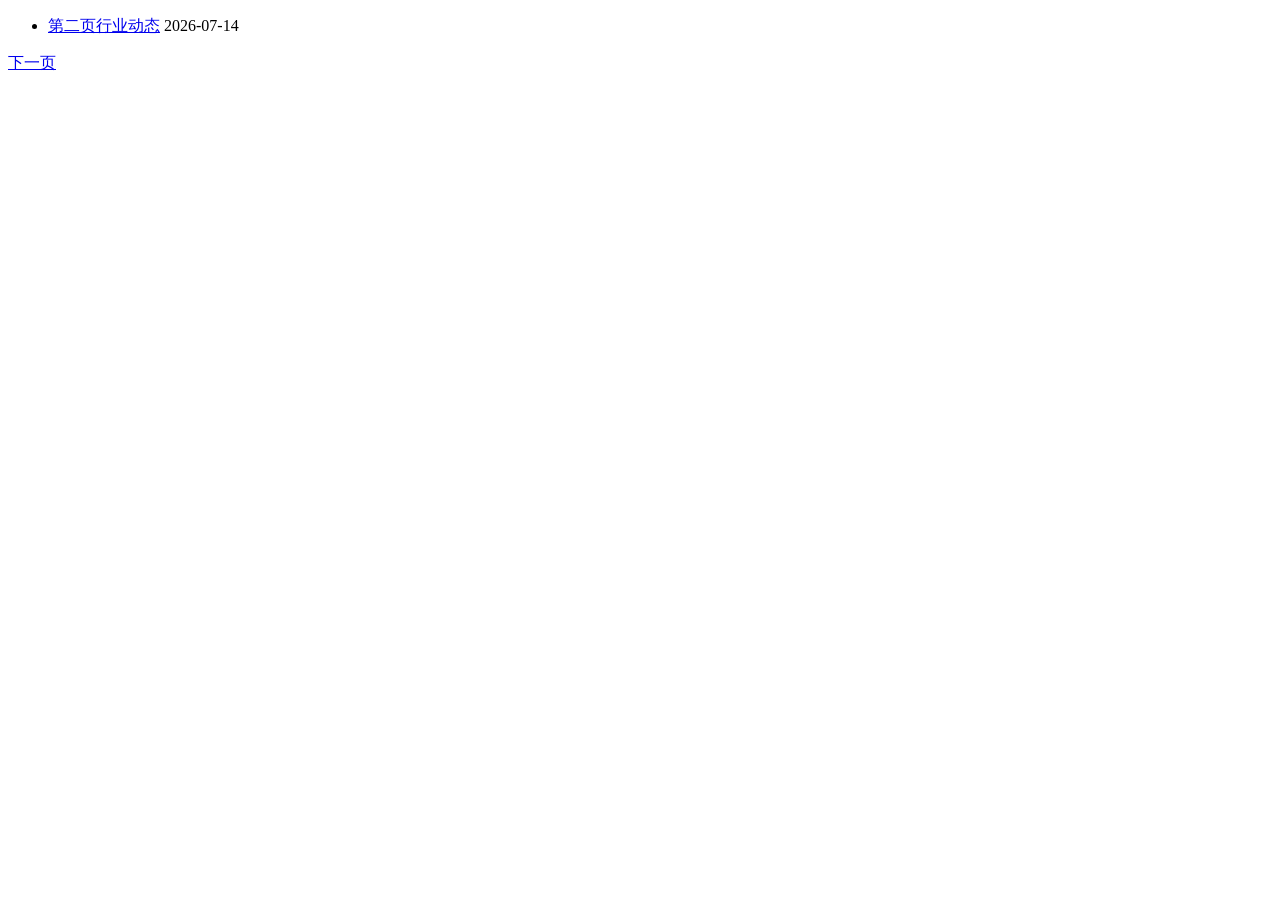
<file: tests/fixtures/sample_list_page_2.html>
<!doctype html>
<html lang="zh-CN">
  <body>
    <ul class="news-list">
      <li>
        <a class="title" href="/news/second-page">第二页行业动态</a>
        <time>2026-07-14</time>
      </li>
    </ul>
    <a class="next" href="/news?page=3">下一页</a>
  </body>
</html>
</file>
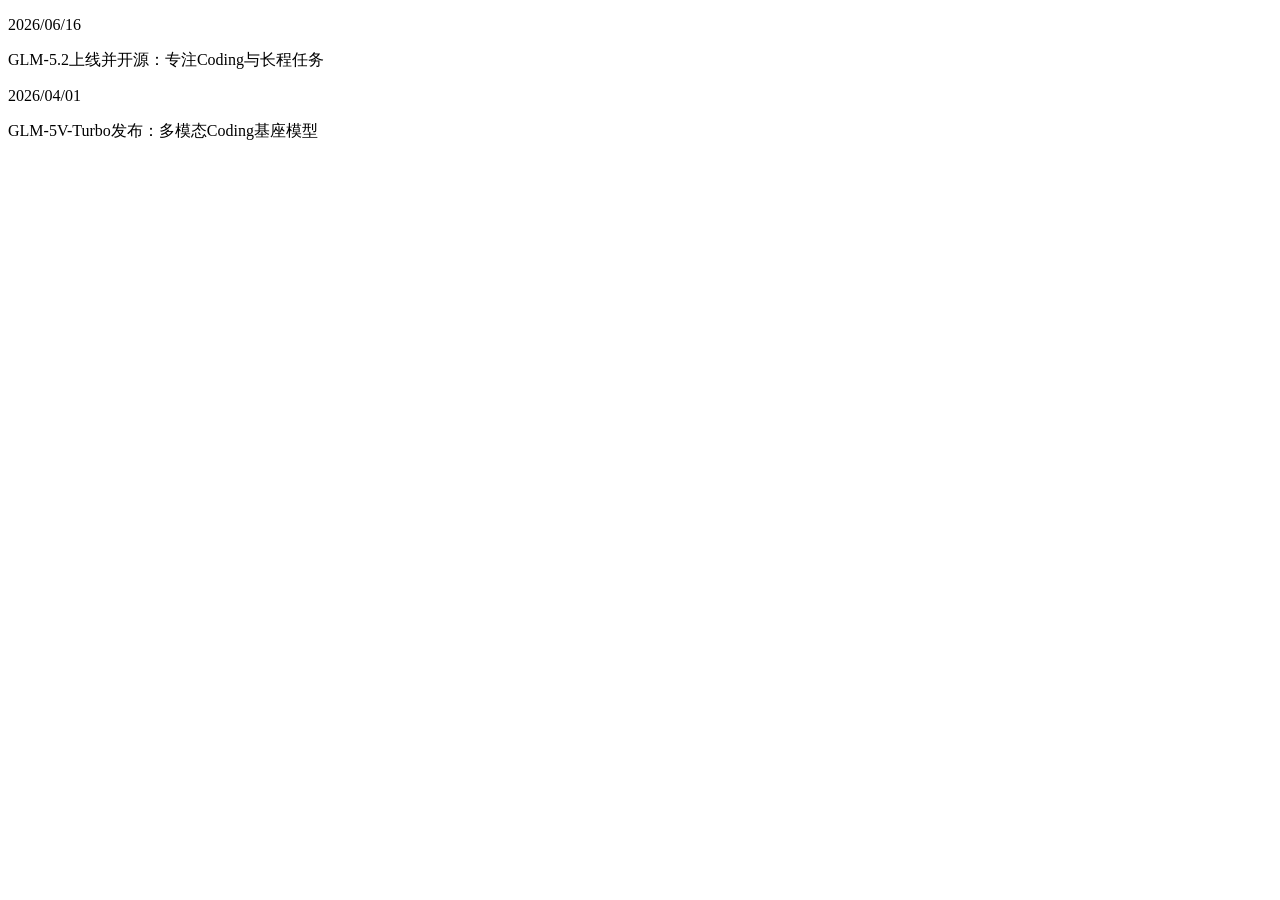
<file: tests/fixtures/zhipu_research.html>
<!doctype html>
<html><body><main>
  <div class="border-b px-4 py-10">
    <p>2026/06/16</p><div class="text-xl">GLM-5.2上线并开源：专注Coding与长程任务</div>
  </div>
  <div class="border-b px-4 py-10">
    <p>2026/04/01</p><div class="text-xl">GLM-5V-Turbo发布：多模态Coding基座模型</div>
  </div>
  <script>self.__next_f.push([1,"{\"blogsItems\":[{\"id\":161,\"title_zh\":\"GLM-5.2上线并开源：专注Coding与长程任务\"},{\"id\":156,\"title_zh\":\"GLM-5V-Turbo发布：多模态Coding基座模型\"}]}"])</script>
</main></body></html>
</file>
<file: docs/ui-prototype-kimi/prototype.css>
/* ==========================================================================
   AI 行业情报 · 资讯首页 UI 原型
   设计原则：克制、紧凑、内容优先、中文业务用户长时间使用不疲劳
   不依赖任何 CDN、网络字体或图标库
   ========================================================================== */

:root {
  /* 色彩 */
  --bg: #f5f7f8;
  --surface: #ffffff;
  --text: #17212b;
  --text-2: #66727f;
  --text-3: #8a949e;
  --border: #dde3e7;
  --border-strong: #c8d0d6;
  --primary: #0f6b5c;
  --primary-hover: #0b5649;
  --primary-active: #094a3f;
  --primary-soft: #eef4f2;
  --success: #2e7d4f;
  --warning: #8a6d1f;
  --warning-soft: #faf3e0;
  --warning-border: #e8d9ae;
  --danger: #b4433a;
  --danger-hover: #99372f;
  --hover-bg: #f0f3f4;

  /* 字号 */
  --fs-body: 14px;
  --fs-small: 13px;
  --fs-tiny: 12px;
  --fs-title: 22px;
  --fs-card-title: 16px;

  /* 圆角 */
  --radius-panel: 10px;
  --radius-control: 8px;

  /* 尺寸 */
  --nav-height: 60px;
  --page-max: 1560px;
  --control-height: 34px;

  /* 间距基础单位 4px */
  --sp-1: 4px;
  --sp-2: 8px;
  --sp-3: 12px;
  --sp-4: 16px;
  --sp-5: 20px;
  --sp-6: 24px;
}

/* ---------- 基础 ---------- */
*,
*::before,
*::after {
  box-sizing: border-box;
}

html,
body {
  margin: 0;
  padding: 0;
}

body {
  background: var(--bg);
  color: var(--text);
  font-family: -apple-system, BlinkMacSystemFont, "PingFang SC", "Hiragino Sans GB",
    "Microsoft YaHei", "Noto Sans CJK SC", "Source Han Sans SC", sans-serif;
  font-size: var(--fs-body);
  line-height: 1.6;
  -webkit-font-smoothing: antialiased;
  overflow-x: hidden;
}

h1, h2, h3, p {
  margin: 0;
}

/* hidden 属性必须始终生效（组件 display 会覆盖 UA 默认规则） */
[hidden] {
  display: none !important;
}

button {
  font-family: inherit;
}

input,
select {
  font-family: inherit;
  font-size: var(--fs-body);
  color: var(--text);
}

/* ---------- 顶部导航 ---------- */
.site-nav {
  height: var(--nav-height);
  background: var(--surface);
  border-bottom: 1px solid var(--border);
  position: sticky;
  top: 0;
  z-index: 50;
}

.site-nav-inner {
  max-width: var(--page-max);
  height: 100%;
  margin: 0 auto;
  padding: 0 var(--sp-6);
  display: flex;
  align-items: center;
  gap: var(--sp-6);
}

.brand {
  font-size: 16px;
  font-weight: 600;
  color: var(--text);
  text-decoration: none;
  white-space: nowrap;
  display: flex;
  align-items: center;
  gap: var(--sp-2);
}

.brand::before {
  content: "";
  width: 10px;
  height: 10px;
  border-radius: 3px;
  background: var(--primary);
  flex: none;
}

.main-nav {
  display: flex;
  align-items: center;
  gap: var(--sp-1);
  margin-left: auto;
  overflow-x: auto;
  scrollbar-width: none;
}

.main-nav::-webkit-scrollbar {
  display: none;
}

.main-nav a {
  display: inline-flex;
  align-items: center;
  height: 36px;
  padding: 0 var(--sp-3);
  border-radius: var(--radius-control);
  color: var(--text-2);
  text-decoration: none;
  font-size: var(--fs-body);
  white-space: nowrap;
}

.main-nav a:hover {
  background: var(--hover-bg);
  color: var(--text);
}

.main-nav a.is-active {
  color: var(--primary);
  font-weight: 600;
  background: var(--primary-soft);
}

/* ---------- 页面容器 ---------- */
.page-shell {
  max-width: var(--page-max);
  margin: 0 auto;
  padding: var(--sp-5) var(--sp-6) 64px;
}

/* ---------- 页面头部（紧凑） ---------- */
.page-head {
  display: flex;
  align-items: flex-end;
  justify-content: space-between;
  gap: var(--sp-4);
  flex-wrap: wrap;
  margin-bottom: var(--sp-4);
}

.page-head-text h1 {
  font-size: var(--fs-title);
  font-weight: 600;
  line-height: 1.3;
}

.page-head-text p {
  margin-top: 2px;
  font-size: var(--fs-small);
  color: var(--text-2);
}

.page-head-side {
  display: flex;
  flex-direction: column;
  align-items: flex-end;
  gap: var(--sp-1);
}

.last-updated {
  font-size: var(--fs-tiny);
  color: var(--text-3);
}

/* ---------- 概览统计栏 ---------- */
.stats-strip {
  background: var(--surface);
  border: 1px solid var(--border);
  border-radius: var(--radius-panel);
  padding: var(--sp-3) var(--sp-5);
  display: flex;
  align-items: center;
  flex-wrap: wrap;
  row-gap: var(--sp-2);
  margin-bottom: var(--sp-4);
}

.stat {
  display: flex;
  align-items: baseline;
  gap: var(--sp-2);
  padding-right: var(--sp-6);
  margin-right: var(--sp-6);
  border-right: 1px solid var(--border);
}

.stat:last-child {
  border-right: none;
  padding-right: 0;
  margin-right: 0;
}

.stat-num {
  font-size: 20px;
  font-weight: 600;
  line-height: 1.2;
  font-variant-numeric: tabular-nums;
}

.stat-label {
  font-size: var(--fs-small);
  color: var(--text-2);
}

.stat-unread {
  color: var(--primary);
}

.stat-warn {
  color: var(--warning);
}

/* ---------- 按钮体系 ---------- */
.btn {
  display: inline-flex;
  align-items: center;
  justify-content: center;
  gap: 6px;
  height: var(--control-height);
  padding: 0 var(--sp-4);
  border-radius: var(--radius-control);
  border: 1px solid transparent;
  font-size: var(--fs-body);
  line-height: 1;
  cursor: pointer;
  white-space: nowrap;
  transition: background 0.12s ease, border-color 0.12s ease, color 0.12s ease;
}

.btn:focus-visible {
  outline: 2px solid var(--primary);
  outline-offset: 2px;
}

.btn:disabled {
  opacity: 0.45;
  cursor: not-allowed;
}

.btn-primary {
  background: var(--primary);
  color: #fff;
}

.btn-primary:hover:not(:disabled) {
  background: var(--primary-hover);
}

.btn-primary:active:not(:disabled) {
  background: var(--primary-active);
}

.btn-secondary {
  background: var(--surface);
  border-color: var(--border-strong);
  color: var(--text);
}

.btn-secondary:hover:not(:disabled) {
  background: var(--hover-bg);
  border-color: var(--text-3);
}

.btn-text {
  background: transparent;
  color: var(--primary);
  padding: 0 var(--sp-2);
}

.btn-text:hover:not(:disabled) {
  background: var(--primary-soft);
}

.btn-danger {
  background: var(--surface);
  border-color: var(--danger);
  color: var(--danger);
}

.btn-danger:hover:not(:disabled) {
  background: var(--danger);
  border-color: var(--danger);
  color: #fff;
}

.btn-sm {
  height: 30px;
  padding: 0 var(--sp-3);
  font-size: var(--fs-small);
  border-radius: 7px;
}

/* 文字链接（如“查看原文”） */
.text-link {
  color: var(--primary);
  text-decoration: none;
  font-size: var(--fs-small);
  white-space: nowrap;
}

.text-link:hover {
  text-decoration: underline;
}

/* ---------- 筛选面板 ---------- */
.filter-panel {
  background: var(--surface);
  border: 1px solid var(--border);
  border-radius: var(--radius-panel);
  padding: var(--sp-4) var(--sp-5);
  margin-bottom: var(--sp-4);
}

.filter-main {
  display: flex;
  flex-wrap: wrap;
  align-items: flex-end;
  gap: var(--sp-3);
}

.field {
  display: flex;
  flex-direction: column;
  gap: var(--sp-1);
  min-width: 0;
}

.field > label {
  font-size: var(--fs-tiny);
  color: var(--text-2);
  white-space: nowrap;
}

.field input,
.field select {
  height: var(--control-height);
  padding: 0 10px;
  border: 1px solid var(--border-strong);
  border-radius: var(--radius-control);
  background: var(--surface);
  width: 100%;
}

.field input:focus,
.field select:focus {
  outline: none;
  border-color: var(--primary);
  box-shadow: 0 0 0 2px rgba(15, 107, 92, 0.15);
}

.field input::placeholder {
  color: var(--text-3);
}

/* 搜索框占据剩余最大宽度 */
.field-search {
  flex: 1 1 300px;
  min-width: 240px;
}

/* 常规下拉固定宽度，保证横向排布整齐 */
.filter-main .field:not(.field-search) {
  flex: 0 0 auto;
  width: 150px;
}

.filter-actions {
  display: flex;
  align-items: center;
  gap: var(--sp-2);
  margin-left: auto;
}

/* 更多筛选：真正折叠 */
.more-filters {
  display: flex;
  flex-wrap: wrap;
  align-items: flex-end;
  gap: var(--sp-3);
  margin-top: var(--sp-4);
  padding-top: var(--sp-4);
  border-top: 1px dashed var(--border);
}

.more-filters[hidden] {
  display: none;
}

.more-filters .field {
  flex: 0 0 auto;
  width: 170px;
}

.more-filters .field-narrow {
  width: 110px;
}

/* 日期成对排列 */
.more-filters .field-date-pair {
  width: auto;
}

.date-pair {
  display: flex;
  align-items: center;
  gap: 6px;
}

.date-pair input[type="date"] {
  width: 138px;
}

.date-sep {
  font-size: var(--fs-tiny);
  color: var(--text-3);
  flex: none;
}

/* 更多筛选按钮的箭头 */
.chevron {
  display: inline-block;
  width: 7px;
  height: 7px;
  border-right: 1.5px solid currentColor;
  border-bottom: 1.5px solid currentColor;
  transform: rotate(45deg) translateY(-2px);
  transition: transform 0.15s ease;
}

#btn-more-filters[aria-expanded="true"] .chevron {
  transform: rotate(-135deg) translateY(-1px);
}

/* ---------- 列表工具栏 ---------- */
.list-toolbar {
  background: var(--surface);
  border: 1px solid var(--border);
  border-radius: var(--radius-panel);
  padding: 10px var(--sp-4);
  display: flex;
  align-items: center;
  justify-content: space-between;
  flex-wrap: wrap;
  gap: var(--sp-3);
  margin-bottom: var(--sp-3);
}

.list-toolbar-left,
.list-toolbar-right {
  display: flex;
  align-items: center;
  flex-wrap: wrap;
  gap: var(--sp-2);
}

.list-toolbar-left {
  gap: var(--sp-3);
}

.total-count {
  font-size: var(--fs-small);
  color: var(--text-2);
  white-space: nowrap;
}

.total-count strong {
  color: var(--text);
  font-weight: 600;
}

.select-all {
  display: inline-flex;
  align-items: center;
  gap: 6px;
  font-size: var(--fs-small);
  color: var(--text-2);
  cursor: pointer;
  white-space: nowrap;
}

.select-all input {
  margin: 0;
  accent-color: var(--primary);
}

.selected-count {
  font-size: var(--fs-small);
  color: var(--primary);
  font-weight: 600;
  white-space: nowrap;
}

.batch-actions {
  display: flex;
  align-items: center;
  gap: var(--sp-2);
  flex-wrap: wrap;
}

/* 列表样式切换：分段控件 */
.view-switch {
  display: inline-flex;
  border: 1px solid var(--border-strong);
  border-radius: var(--radius-control);
  overflow: hidden;
  margin-left: var(--sp-2);
}

.view-switch button {
  height: 30px;
  padding: 0 var(--sp-3);
  border: none;
  background: var(--surface);
  color: var(--text-2);
  font-size: var(--fs-small);
  cursor: pointer;
}

.view-switch button + button {
  border-left: 1px solid var(--border);
}

.view-switch button.is-active {
  background: var(--primary);
  color: #fff;
}

/* ==========================================================================
   方案 A：紧凑资讯卡片
   ========================================================================== */
.item-list {
  display: flex;
  flex-direction: column;
  gap: var(--sp-3);
}

.item-card {
  background: var(--surface);
  border: 1px solid var(--border);
  border-radius: var(--radius-panel);
  padding: var(--sp-4) var(--sp-5);
  display: grid;
  grid-template-columns: 24px 1fr;
  column-gap: var(--sp-3);
}

.item-card.is-unread {
  border-left: 3px solid var(--primary);
  padding-left: calc(var(--sp-5) - 2px);
}

.item-check {
  grid-row: 1;
  padding-top: 3px;
}

.item-check input {
  width: 16px;
  height: 16px;
  margin: 0;
  accent-color: var(--primary);
  cursor: pointer;
}

.item-body {
  grid-column: 2;
  grid-row: 1;
  min-width: 0;
}

/* 顶行：分类 + 时间元信息 */
.item-topline {
  display: flex;
  align-items: center;
  gap: var(--sp-3);
  flex-wrap: wrap;
  margin-bottom: 6px;
}

.category-chip {
  display: inline-flex;
  align-items: center;
  height: 22px;
  padding: 0 var(--sp-2);
  border-radius: 6px;
  background: var(--primary-soft);
  color: var(--primary);
  font-size: var(--fs-tiny);
  font-weight: 500;
  white-space: nowrap;
}

.category-chip.is-pending {
  background: var(--warning-soft);
  color: var(--warning);
  border: 1px solid var(--warning-border);
}

.item-times {
  margin-left: auto;
  font-size: var(--fs-tiny);
  color: var(--text-3);
  white-space: nowrap;
}

.item-times span + span::before {
  content: "·";
  margin: 0 6px;
}

/* 标题：最突出内容 */
.item-title {
  font-size: var(--fs-card-title);
  font-weight: 600;
  line-height: 1.45;
  margin-bottom: 4px;
  display: flex;
  align-items: baseline;
  gap: var(--sp-2);
  min-width: 0;
}

.unread-dot {
  flex: none;
  width: 8px;
  height: 8px;
  border-radius: 50%;
  background: var(--primary);
  transform: translateY(-1px);
}

.item-title a {
  color: var(--text);
  text-decoration: none;
}

.item-title a:hover {
  color: var(--primary);
}

.item-source {
  font-size: var(--fs-tiny);
  color: var(--text-2);
  margin-bottom: 6px;
}

/* 摘要：默认 2 行 */
.item-summary {
  font-size: var(--fs-body);
  color: var(--text-2);
  line-height: 1.65;
  display: -webkit-box;
  -webkit-line-clamp: 2;
  -webkit-box-orient: vertical;
  overflow: hidden;
  margin-bottom: 6px;
}

.item-summary.is-expanded {
  -webkit-line-clamp: unset;
  overflow: visible;
}

.summary-toggle {
  background: none;
  border: none;
  padding: 0;
  margin: 0 0 var(--sp-2);
  font-size: var(--fs-tiny);
  color: var(--primary);
  cursor: pointer;
}

.summary-toggle:hover {
  text-decoration: underline;
}

/* 操作行：全部同一行，视觉分层 */
.item-actions {
  display: flex;
  align-items: center;
  flex-wrap: wrap;
  gap: var(--sp-2);
  padding-top: var(--sp-2);
  border-top: 1px solid var(--border);
}

.item-actions .divider {
  width: 1px;
  height: 16px;
  background: var(--border);
  margin: 0 2px;
}

.action-btn {
  display: inline-flex;
  align-items: center;
  gap: 4px;
  height: 28px;
  padding: 0 10px;
  border-radius: 7px;
  border: 1px solid transparent;
  background: transparent;
  color: var(--text-2);
  font-size: var(--fs-small);
  cursor: pointer;
  white-space: nowrap;
}

.action-btn:hover {
  background: var(--hover-bg);
  color: var(--text);
}

.action-btn.is-fav {
  color: #b7791f;
}

.action-btn.is-fav:hover {
  color: #96620f;
}

.action-btn .fav-icon {
  font-size: 14px;
  line-height: 1;
}

/* 人工分类编辑器：默认隐藏 */
.category-editor {
  display: flex;
  align-items: center;
  gap: var(--sp-2);
  flex-wrap: wrap;
  margin-top: var(--sp-3);
  padding: var(--sp-3);
  background: var(--bg);
  border: 1px solid var(--border);
  border-radius: var(--radius-control);
}

.category-editor[hidden] {
  display: none;
}

.category-editor .editor-label {
  font-size: var(--fs-small);
  color: var(--text-2);
}

.category-editor select {
  height: 30px;
  padding: 0 8px;
  border: 1px solid var(--border-strong);
  border-radius: 7px;
  font-size: var(--fs-small);
  background: var(--surface);
}

/* 更多信息：默认隐藏 */
.item-more {
  margin-top: var(--sp-3);
  padding: var(--sp-3) var(--sp-4);
  background: var(--bg);
  border: 1px solid var(--border);
  border-radius: var(--radius-control);
  display: grid;
  grid-template-columns: repeat(auto-fit, minmax(180px, 1fr));
  gap: var(--sp-2) var(--sp-4);
}

.item-more[hidden] {
  display: none;
}

.more-item {
  font-size: var(--fs-tiny);
  color: var(--text-2);
}

.more-item b {
  color: var(--text);
  font-weight: 500;
}

/* ==========================================================================
   方案 B：表格与资讯流混合（紧凑横向行）
   ========================================================================== */
.item-rows {
  display: flex;
  flex-direction: column;
  gap: var(--sp-2);
}

.item-row {
  background: var(--surface);
  border: 1px solid var(--border);
  border-radius: var(--radius-control);
  padding: 10px var(--sp-4);
  display: grid;
  grid-template-columns: 26px 168px minmax(0, 1fr) 232px;
  align-items: center;
  column-gap: var(--sp-3);
}

.item-row.is-unread {
  border-left: 3px solid var(--primary);
  padding-left: calc(var(--sp-4) - 2px);
}

.row-check input {
  width: 16px;
  height: 16px;
  margin: 0;
  accent-color: var(--primary);
  cursor: pointer;
  display: block;
}

.row-category .category-chip {
  max-width: 160px;
  overflow: hidden;
  text-overflow: ellipsis;
}

/* 中间内容区：长标题不破坏布局 */
.row-main {
  min-width: 0;
}

.row-title-line {
  display: flex;
  align-items: center;
  gap: var(--sp-2);
  min-width: 0;
}

.row-title {
  font-size: 15px;
  font-weight: 600;
  line-height: 1.4;
  white-space: nowrap;
  overflow: hidden;
  text-overflow: ellipsis;
  min-width: 0;
}

.row-title a {
  color: var(--text);
  text-decoration: none;
}

.row-title a:hover {
  color: var(--primary);
}

.row-summary {
  font-size: var(--fs-small);
  color: var(--text-2);
  white-space: nowrap;
  overflow: hidden;
  text-overflow: ellipsis;
  line-height: 1.5;
}

.row-meta {
  font-size: var(--fs-tiny);
  color: var(--text-3);
  white-space: nowrap;
  overflow: hidden;
  text-overflow: ellipsis;
}

.row-meta span + span::before {
  content: "·";
  margin: 0 6px;
}

/* 右侧操作区：宽度固定 */
.row-actions {
  display: flex;
  align-items: center;
  justify-content: flex-end;
  gap: 2px;
  width: 232px;
}

.row-action {
  display: inline-flex;
  align-items: center;
  justify-content: center;
  height: 28px;
  min-width: 28px;
  padding: 0 6px;
  border: none;
  border-radius: 7px;
  background: transparent;
  color: var(--text-2);
  font-size: var(--fs-small);
  cursor: pointer;
  white-space: nowrap;
}

.row-action:hover {
  background: var(--hover-bg);
  color: var(--text);
}

.row-action.is-fav {
  color: #b7791f;
}

.row-action.is-done {
  color: var(--success);
}

/* 行内展开的更多面板（修改分类 + 更多信息） */
.row-expand {
  grid-column: 1 / -1;
  margin-top: 10px;
  padding: var(--sp-3) var(--sp-4);
  background: var(--bg);
  border: 1px solid var(--border);
  border-radius: var(--radius-control);
  display: flex;
  align-items: center;
  flex-wrap: wrap;
  gap: var(--sp-3) var(--sp-5);
}

.row-expand[hidden] {
  display: none;
}

.row-expand .expand-group {
  display: flex;
  align-items: center;
  gap: var(--sp-2);
}

.row-expand .editor-label {
  font-size: var(--fs-small);
  color: var(--text-2);
  white-space: nowrap;
}

.row-expand select {
  height: 30px;
  padding: 0 8px;
  border: 1px solid var(--border-strong);
  border-radius: 7px;
  font-size: var(--fs-small);
  background: var(--surface);
}

.row-expand .more-item {
  white-space: nowrap;
}

/* ---------- 分页 ---------- */
.pagination {
  display: flex;
  align-items: center;
  justify-content: center;
  gap: var(--sp-2);
  margin-top: var(--sp-6);
  flex-wrap: wrap;
}

.page-num {
  min-width: 30px;
  height: 30px;
  padding: 0 6px;
  border: 1px solid transparent;
  border-radius: 7px;
  background: transparent;
  color: var(--text-2);
  font-size: var(--fs-small);
  cursor: pointer;
  display: inline-flex;
  align-items: center;
  justify-content: center;
}

.page-num:hover {
  background: var(--hover-bg);
}

.page-num.is-current {
  border-color: var(--border-strong);
  background: var(--surface);
  color: var(--text);
  font-weight: 600;
}

.page-ellipsis {
  color: var(--text-3);
}

/* ---------- 占位页面 ---------- */
.placeholder {
  background: var(--surface);
  border: 1px solid var(--border);
  border-radius: var(--radius-panel);
  padding: 64px var(--sp-6);
  text-align: center;
  max-width: 560px;
  margin: 48px auto 0;
}

.placeholder h1 {
  font-size: var(--fs-title);
  margin-bottom: var(--sp-2);
}

.placeholder p {
  color: var(--text-2);
  font-size: var(--fs-body);
}

.placeholder .placeholder-hint {
  font-size: var(--fs-small);
  color: var(--text-3);
  margin: var(--sp-2) 0 var(--sp-5);
}

/* ---------- Toast 提示 ---------- */
.toast {
  position: fixed;
  left: 50%;
  bottom: 32px;
  transform: translateX(-50%);
  background: var(--text);
  color: #fff;
  font-size: var(--fs-small);
  padding: 10px var(--sp-5);
  border-radius: var(--radius-control);
  z-index: 100;
  max-width: min(90vw, 480px);
  text-align: center;
}

/* ==========================================================================
   全局可复用组件（AI / 来源 / 来源详情 / 设置 / 更新记录 共用）
   ========================================================================== */

/* ---------- 区块卡片 ---------- */
.section-card {
  background: var(--surface);
  border: 1px solid var(--border);
  border-radius: var(--radius-panel);
  padding: var(--sp-5);
  margin-bottom: var(--sp-4);
}

.section-head {
  margin-bottom: var(--sp-4);
}

.section-head h2 {
  font-size: 16px;
  font-weight: 600;
  line-height: 1.4;
}

.section-head p {
  margin-top: 2px;
  font-size: var(--fs-small);
  color: var(--text-2);
}

.section-foot {
  display: flex;
  align-items: center;
  flex-wrap: wrap;
  gap: var(--sp-2) var(--sp-3);
  margin-top: var(--sp-4);
  padding-top: var(--sp-3);
  border-top: 1px solid var(--border);
}

.foot-stat {
  font-size: var(--fs-small);
  color: var(--text-2);
}

.foot-stat b {
  color: var(--text);
  font-weight: 600;
}

.foot-note {
  font-size: var(--fs-tiny);
  color: var(--text-3);
  flex: 1 1 100%;
}

/* ---------- 表单网格 ---------- */
.form-grid {
  display: grid;
  grid-template-columns: repeat(2, minmax(0, 1fr));
  gap: var(--sp-3) var(--sp-4);
}

.form-grid-wide {
  grid-column: 1 / -1;
}

.form-stack {
  display: flex;
  flex-direction: column;
  gap: var(--sp-4);
}

.form-actions {
  display: flex;
  align-items: center;
  gap: var(--sp-2);
  margin-top: var(--sp-4);
}

.form-actions .btn-text:last-child {
  margin-left: auto;
}

/* 危险文字按钮：低频危险操作，不与保存同级突出 */
.btn-danger-text {
  color: var(--danger);
}

.btn-danger-text:hover:not(:disabled) {
  background: #f9eceb;
  color: var(--danger-hover);
}

/* ---------- 提示条 ---------- */
.notice {
  border: 1px solid var(--border);
  border-left: 3px solid var(--text-3);
  border-radius: var(--radius-control);
  background: var(--bg);
  padding: 10px var(--sp-4);
  font-size: var(--fs-small);
  color: var(--text-2);
  margin-bottom: var(--sp-4);
  line-height: 1.6;
}

.notice.is-success {
  border-left-color: var(--success);
  background: #eef6f0;
  color: #245c3d;
}

.notice.is-error {
  border-left-color: var(--danger);
  background: #f9eceb;
  color: #7c342d;
}

.note-list {
  margin: 0;
  padding-left: 18px;
  font-size: var(--fs-small);
  color: var(--text-2);
  line-height: 1.8;
}

/* ---------- 状态徽标（克制的状态色） ---------- */
.status {
  display: inline-flex;
  align-items: center;
  gap: 5px;
  height: 22px;
  padding: 0 var(--sp-2);
  border-radius: 6px;
  font-size: var(--fs-tiny);
  font-weight: 500;
  white-space: nowrap;
}

.status::before {
  content: "";
  width: 6px;
  height: 6px;
  border-radius: 50%;
  background: currentColor;
  flex: none;
}

.status-ok {
  background: #eef6f0;
  color: #2e7d4f;
}

.status-warn {
  background: var(--warning-soft);
  color: var(--warning);
}

.status-error {
  background: #f9eceb;
  color: var(--danger);
}

.status-muted {
  background: #eef1f3;
  color: var(--text-2);
}

.status-info {
  background: var(--primary-soft);
  color: var(--primary);
}

.stat-danger {
  color: var(--danger);
}

/* ---------- 单选选项行（模式选择，非巨型卡片） ---------- */
.option-list {
  display: flex;
  flex-direction: column;
  gap: var(--sp-2);
}

.option-row {
  display: flex;
  align-items: flex-start;
  gap: var(--sp-3);
  padding: 10px var(--sp-3);
  border: 1px solid var(--border);
  border-radius: var(--radius-control);
  cursor: pointer;
  transition: border-color 0.12s ease, background 0.12s ease;
}

.option-row:hover {
  border-color: var(--border-strong);
}

.option-row.is-selected {
  border-color: var(--primary);
  background: var(--primary-soft);
}

.option-row input[type="radio"] {
  margin: 3px 0 0;
  accent-color: var(--primary);
  flex: none;
}

.option-text {
  display: flex;
  flex-direction: column;
  gap: 1px;
  min-width: 0;
}

.option-text b {
  font-size: var(--fs-body);
  font-weight: 600;
}

.option-text small {
  font-size: var(--fs-tiny);
  color: var(--text-2);
  line-height: 1.5;
}

.option-extra {
  margin-top: var(--sp-3);
  max-width: 420px;
}

/* ---------- 页头操作组 / 状态 ---------- */
.page-head-actions {
  flex-direction: row !important;
  align-items: center !important;
}

.page-head-status {
  flex-direction: row !important;
  align-items: center !important;
  gap: var(--sp-3) !important;
}

/* ---------- 布局 ---------- */
.ai-layout {
  display: grid;
  grid-template-columns: minmax(0, 1.15fr) minmax(0, 1fr);
  gap: var(--sp-4);
  align-items: start;
}

.ai-col {
  min-width: 0;
}

.settings-layout {
  display: grid;
  grid-template-columns: minmax(0, 1.25fr) minmax(0, 1fr);
  gap: var(--sp-4);
  align-items: start;
  max-width: 1200px;
}

.settings-side {
  min-width: 0;
}

/* ---------- 页签 ---------- */
.tabs-bar {
  margin-bottom: var(--sp-4);
  border-bottom: 1px solid var(--border);
}

.tabs {
  display: flex;
  gap: var(--sp-1);
}

.tab {
  border: none;
  background: none;
  padding: 8px var(--sp-3);
  font-size: var(--fs-body);
  color: var(--text-2);
  cursor: pointer;
  border-bottom: 2px solid transparent;
  margin-bottom: -1px;
  display: inline-flex;
  align-items: center;
  gap: 6px;
}

.tab:hover {
  color: var(--text);
}

.tab.is-active {
  color: var(--primary);
  font-weight: 600;
  border-bottom-color: var(--primary);
}

.tab-count {
  font-size: var(--fs-tiny);
  background: var(--hover-bg);
  color: var(--text-2);
  border-radius: 10px;
  padding: 0 7px;
  line-height: 18px;
}

.tab.is-active .tab-count {
  background: var(--primary-soft);
  color: var(--primary);
}

/* ---------- 数据表格 ---------- */
.table-wrap {
  background: var(--surface);
  border: 1px solid var(--border);
  border-radius: var(--radius-panel);
  overflow: hidden;
}

.data-table {
  width: 100%;
  border-collapse: collapse;
  font-size: var(--fs-body);
}

.data-table th {
  text-align: left;
  font-size: var(--fs-tiny);
  font-weight: 500;
  color: var(--text-2);
  padding: 10px var(--sp-3);
  background: var(--bg);
  border-bottom: 1px solid var(--border);
  white-space: nowrap;
}

.data-table td {
  padding: 10px var(--sp-3);
  border-bottom: 1px solid var(--border);
  vertical-align: middle;
  line-height: 1.5;
}

.data-table tbody tr:last-child td {
  border-bottom: none;
}

.data-table tbody tr:hover td {
  background: #fafbfc;
}

.data-table .num {
  font-variant-numeric: tabular-nums;
  white-space: nowrap;
}

.data-table .cell-main {
  font-weight: 600;
  white-space: nowrap;
  overflow: hidden;
  text-overflow: ellipsis;
  max-width: 260px;
}

.data-table .cell-sub {
  font-size: var(--fs-tiny);
  color: var(--text-3);
  white-space: nowrap;
  overflow: hidden;
  text-overflow: ellipsis;
  max-width: 260px;
}

.data-table .cell-time {
  font-size: var(--fs-small);
  color: var(--text-2);
  white-space: nowrap;
}

/* 行内操作组：横向排列，文字按钮为主 */
.row-ops {
  display: flex;
  align-items: center;
  gap: 2px;
  white-space: nowrap;
}

.row-ops .op {
  border: none;
  background: none;
  padding: 4px 8px;
  border-radius: 6px;
  font-size: var(--fs-small);
  color: var(--primary);
  cursor: pointer;
  white-space: nowrap;
}

.row-ops .op:hover:not(:disabled) {
  background: var(--primary-soft);
}

.row-ops .op:disabled {
  color: var(--text-3);
  cursor: not-allowed;
}

.row-ops .op-danger {
  color: var(--danger);
}

.row-ops .op-danger:hover:not(:disabled) {
  background: #f9eceb;
}

/* 可展开行 */
.tr-expandable {
  cursor: pointer;
}

.tr-expand {
  display: none;
}

.tr-expand.is-open {
  display: table-row;
}

.tr-expand > td {
  background: var(--bg) !important;
  padding: var(--sp-4) var(--sp-5) !important;
}

.expand-caret {
  display: inline-block;
  width: 7px;
  height: 7px;
  border-right: 1.5px solid var(--text-3);
  border-bottom: 1.5px solid var(--text-3);
  transform: rotate(45deg) translateY(-2px);
  margin-right: 6px;
  transition: transform 0.15s ease;
}

.tr-expandable.is-open .expand-caret {
  transform: rotate(-135deg) translateY(-1px);
}

/* 展开详情内部布局 */
.expand-grid {
  display: grid;
  grid-template-columns: repeat(auto-fit, minmax(300px, 1fr));
  gap: var(--sp-4);
}

.expand-block h3 {
  font-size: var(--fs-small);
  font-weight: 600;
  color: var(--text);
  margin-bottom: var(--sp-2);
}

.mini-table {
  width: 100%;
  border-collapse: collapse;
  font-size: var(--fs-small);
  background: var(--surface);
  border: 1px solid var(--border);
  border-radius: var(--radius-control);
  overflow: hidden;
}

.mini-table th {
  text-align: left;
  font-size: var(--fs-tiny);
  font-weight: 500;
  color: var(--text-2);
  padding: 6px 10px;
  background: var(--surface);
  border-bottom: 1px solid var(--border);
  white-space: nowrap;
}

.mini-table td {
  padding: 6px 10px;
  border-bottom: 1px solid var(--border);
  white-space: nowrap;
}

.mini-table tr:last-child td {
  border-bottom: none;
}

.reason-list {
  margin: 0;
  padding: 0;
  list-style: none;
  font-size: var(--fs-small);
  color: var(--text-2);
}

.reason-list li {
  display: flex;
  justify-content: space-between;
  gap: var(--sp-3);
  padding: 3px 0;
  border-bottom: 1px dashed var(--border);
}

.reason-list li:last-child {
  border-bottom: none;
}

.reason-list b {
  font-variant-numeric: tabular-nums;
  color: var(--text);
}

.error-box {
  font-size: var(--fs-small);
  color: #7c342d;
  background: #f9eceb;
  border: 1px solid #ecc8c4;
  border-radius: var(--radius-control);
  padding: var(--sp-2) var(--sp-3);
  line-height: 1.6;
  word-break: break-all;
}

/* 错误入口小按钮 */
.err-toggle {
  border: none;
  background: none;
  padding: 2px 0;
  font-size: var(--fs-tiny);
  color: var(--danger);
  cursor: pointer;
}

.err-toggle:hover {
  text-decoration: underline;
}

/* ---------- 键值信息（详情页/状态页） ---------- */
.kv-list {
  margin: 0;
  display: flex;
  flex-direction: column;
}

.kv-row {
  display: flex;
  align-items: center;
  justify-content: space-between;
  gap: var(--sp-3);
  padding: 8px 0;
  border-bottom: 1px solid var(--border);
}

.kv-row:last-child {
  border-bottom: none;
}

.kv-row dt {
  font-size: var(--fs-small);
  color: var(--text-2);
  flex: none;
}

.kv-row dd {
  margin: 0;
  font-size: var(--fs-small);
  color: var(--text);
  text-align: right;
}

/* 详情页事实网格 */
.facts-grid {
  display: grid;
  grid-template-columns: repeat(auto-fit, minmax(180px, 1fr));
  gap: var(--sp-3) var(--sp-4);
}

.fact {
  min-width: 0;
}

.fact .fact-label {
  font-size: var(--fs-tiny);
  color: var(--text-2);
  margin-bottom: 2px;
}

.fact .fact-value {
  font-size: var(--fs-body);
  font-weight: 500;
  word-break: break-all;
}

/* ---------- 开关 ---------- */
.switch-row {
  display: flex;
  align-items: flex-start;
  gap: var(--sp-3);
  cursor: pointer;
}

.switch {
  position: relative;
  display: inline-block;
  vertical-align: middle;
  flex: none;
  width: 38px;
  height: 22px;
  margin-top: 1px;
}

.switch input {
  position: absolute;
  opacity: 0;
  width: 100%;
  height: 100%;
  margin: 0;
  cursor: pointer;
}

.switch-track {
  position: absolute;
  inset: 0;
  background: var(--border-strong);
  border-radius: 22px;
  transition: background 0.15s ease;
  pointer-events: none;
}

.switch-track::after {
  content: "";
  position: absolute;
  top: 3px;
  left: 3px;
  width: 16px;
  height: 16px;
  border-radius: 50%;
  background: #fff;
  transition: transform 0.15s ease;
}

.switch input:checked + .switch-track {
  background: var(--primary);
}

.switch input:checked + .switch-track::after {
  transform: translateX(16px);
}

.switch-text {
  display: flex;
  flex-direction: column;
  gap: 1px;
}

.switch-text b {
  font-size: var(--fs-body);
  font-weight: 600;
}

.switch-text small {
  font-size: var(--fs-tiny);
  color: var(--text-2);
}

/* ---------- 星期选择 ---------- */
.weekday-chips {
  display: flex;
  flex-wrap: wrap;
  gap: var(--sp-2);
}

.weekday-chip {
  position: relative;
  cursor: pointer;
}

.weekday-chip input {
  position: absolute;
  inset: 0;
  width: 100%;
  height: 100%;
  margin: 0;
  opacity: 0;
  cursor: pointer;
}

.weekday-chip span {
  display: inline-flex;
  align-items: center;
  height: 30px;
  padding: 0 var(--sp-3);
  border: 1px solid var(--border-strong);
  border-radius: 7px;
  font-size: var(--fs-small);
  color: var(--text-2);
  background: var(--surface);
  transition: all 0.12s ease;
}

.weekday-chip input:checked + span {
  border-color: var(--primary);
  background: var(--primary-soft);
  color: var(--primary);
  font-weight: 500;
}

/* ---------- 返回链接 ---------- */
.back-link {
  display: inline-flex;
  align-items: center;
  gap: 4px;
  font-size: var(--fs-small);
  color: var(--text-2);
  text-decoration: none;
  margin-bottom: var(--sp-2);
  background: none;
  border: none;
  padding: 0;
  cursor: pointer;
}

.back-link:hover {
  color: var(--primary);
}

/* ---------- 空状态 ---------- */
.empty-state {
  background: var(--surface);
  border: 1px solid var(--border);
  border-radius: var(--radius-panel);
  padding: 48px var(--sp-6);
  text-align: center;
}

.empty-state h2 {
  font-size: 16px;
  margin-bottom: var(--sp-2);
}

.empty-state p {
  color: var(--text-2);
  font-size: var(--fs-small);
  margin-bottom: var(--sp-4);
}

/* ---------- 详情页头部状态行 ---------- */
.detail-title-row {
  display: flex;
  align-items: center;
  gap: var(--sp-3);
  flex-wrap: wrap;
}

.detail-title-row h1 {
  font-size: var(--fs-title);
  font-weight: 600;
}

/* ---------- 表格内嵌迷你资讯列表（来源详情用） ---------- */
.recent-items {
  display: flex;
  flex-direction: column;
  gap: var(--sp-2);
}

.recent-item {
  display: flex;
  align-items: baseline;
  gap: var(--sp-3);
  padding: var(--sp-2) var(--sp-3);
  border: 1px solid var(--border);
  border-radius: var(--radius-control);
  min-width: 0;
}

.recent-item .recent-title {
  font-size: var(--fs-small);
  font-weight: 500;
  white-space: nowrap;
  overflow: hidden;
  text-overflow: ellipsis;
  min-width: 0;
  flex: 1;
}

.recent-item .recent-time {
  font-size: var(--fs-tiny);
  color: var(--text-3);
  flex: none;
}

/* ==========================================================================
   响应式
   ========================================================================== */

/* 1440px 及以下：略收窄控件，保持横向排列 */
@media (max-width: 1500px) {
  .filter-main .field:not(.field-search) {
    width: 138px;
  }

  .field-search {
    flex-basis: 260px;
    min-width: 200px;
  }
}

/* 1200px 以下：筛选允许换行成两行，按钮跟随到行尾 */
@media (max-width: 1200px) {
  .filter-actions {
    margin-left: 0;
  }

  .item-row {
    grid-template-columns: 26px 150px minmax(0, 1fr) 212px;
  }

  .row-actions {
    width: 212px;
  }
}

/* 900px 以下：方案 B 退化为上下结构 */
@media (max-width: 900px) {
  .item-row {
    grid-template-columns: 26px minmax(0, 1fr) auto;
    grid-template-areas:
      "check main actions"
      "check meta actions";
    row-gap: 2px;
  }

  .row-check {
    grid-area: check;
    align-self: start;
    padding-top: 3px;
  }

  .row-category {
    display: none;
  }

  .row-main {
    grid-area: main;
  }

  .row-actions {
    grid-area: actions;
    width: auto;
    align-self: start;
  }

  /* 分类移入元信息行显示 */
  .row-meta .meta-category {
    display: inline;
  }

  .row-expand {
    grid-column: 1 / -1;
  }
}

/* 元信息行内的分类默认隐藏（宽屏时分类有独立列） */
.row-meta .meta-category {
  display: none;
  color: var(--primary);
  font-weight: 500;
}

/* 768px：手机/小平板 */
@media (max-width: 768px) {
  .page-shell {
    padding: var(--sp-4) var(--sp-3) 48px;
  }

  .site-nav-inner {
    padding: 0 var(--sp-3);
    gap: var(--sp-3);
  }

  .page-head {
    align-items: flex-start;
    flex-direction: column;
  }

  .page-head-side {
    align-items: flex-start;
    flex-direction: row;
    align-items: center;
    gap: var(--sp-3);
    flex-wrap: wrap;
  }

  .stats-strip {
    padding: var(--sp-3) var(--sp-4);
  }

  .stat {
    padding-right: var(--sp-4);
    margin-right: var(--sp-4);
  }

  .stat-num {
    font-size: 18px;
  }

  .filter-panel {
    padding: var(--sp-4);
  }

  /* 筛选控件两列排布，绝不退化成“宽屏单列+大片空白” */
  .filter-main .field:not(.field-search),
  .more-filters .field {
    width: calc(50% - var(--sp-3) / 2);
    flex: 1 1 calc(50% - var(--sp-3) / 2);
  }

  .field-search {
    flex: 1 1 100%;
  }

  .more-filters .field-date-pair {
    width: 100%;
    flex: 1 1 100%;
  }

  .date-pair input[type="date"] {
    flex: 1;
    width: auto;
  }

  .filter-actions {
    width: 100%;
    justify-content: flex-start;
  }

  .list-toolbar {
    align-items: flex-start;
    flex-direction: column;
  }

  .list-toolbar-right {
    width: 100%;
  }

  .view-switch {
    margin-left: auto;
  }

  .item-card {
    padding: var(--sp-4);
  }

  .item-times {
    margin-left: 0;
    width: 100%;
  }

  .item-title {
    font-size: 15px;
  }

  /* 方案 B 进一步压缩操作区 */
  .row-action .row-action-text {
    display: none;
  }

  .row-action {
    min-width: 30px;
  }
}

/* 480px：超窄屏 */
@media (max-width: 480px) {
  .filter-main .field:not(.field-search),
  .more-filters .field {
    width: 100%;
    flex: 1 1 100%;
  }

  .item-actions {
    gap: 2px;
  }

  .action-btn {
    padding: 0 8px;
  }
}

/* ==========================================================================
   全局组件响应式
   ========================================================================== */

/* 1200px 以下：宽表格隐藏次要列（数据收进行展开详情） */
@media (max-width: 1200px) {
  .data-table .col-optional {
    display: none;
  }
}

/* 1024px 以下：双栏布局收为单栏，宽表格转为卡片式 */
@media (max-width: 1024px) {
  .ai-layout,
  .settings-layout {
    grid-template-columns: minmax(0, 1fr);
  }

  /* 卡片式表格：行变卡片，单元格带标签（仅作用于表格自身直接子代，
     避免穿透到展开区内的 mini-table） */
  .data-table.table-cards > thead {
    display: none;
  }

  .data-table.table-cards > tbody > tr {
    display: block;
    border-bottom: 1px solid var(--border);
    padding: var(--sp-2) 0;
  }

  .data-table.table-cards > tbody > tr:hover > td {
    background: transparent;
  }

  .data-table.table-cards > tbody > tr > td {
    display: flex;
    align-items: center;
    justify-content: space-between;
    gap: var(--sp-3);
    width: 100%;
    border-bottom: none;
    padding: 4px var(--sp-4);
  }

  .data-table.table-cards > tbody > tr > td::before {
    content: attr(data-label);
    font-size: var(--fs-tiny);
    color: var(--text-3);
    flex: none;
  }

  /* 展开行保持隐藏，打开时整行显示 */
  .data-table.table-cards > tbody > tr.tr-expand {
    display: none;
    padding: 0;
  }

  .data-table.table-cards > tbody > tr.tr-expand.is-open {
    display: block;
  }

  .data-table.table-cards > tbody > tr.tr-expand > td {
    display: block;
    padding: var(--sp-3) var(--sp-4) !important;
  }

  .data-table.table-cards > tbody > tr.tr-expand > td::before {
    content: none;
  }

  .data-table.table-cards > tbody > tr > td.cell-block {
    flex-direction: column;
    align-items: flex-start;
    gap: 2px;
  }

  .data-table.table-cards > tbody > tr > td.cell-block::before {
    margin-bottom: 2px;
  }

  .data-table.table-cards > tbody > tr > td .cell-main,
  .data-table.table-cards > tbody > tr > td .cell-sub {
    max-width: none;
    white-space: normal;
    text-align: right;
  }

  .data-table.table-cards > tbody > tr > td.cell-block .cell-main,
  .data-table.table-cards > tbody > tr > td.cell-block .cell-sub {
    text-align: left;
  }

  .data-table.table-cards .row-ops {
    justify-content: flex-end;
    flex-wrap: wrap;
  }

  .expand-grid {
    grid-template-columns: minmax(0, 1fr);
  }
}

/* 768px：表单与页头 */
@media (max-width: 768px) {
  .form-grid {
    grid-template-columns: minmax(0, 1fr);
  }

  .page-head-actions {
    flex-wrap: wrap;
    justify-content: flex-start;
  }

  .section-card {
    padding: var(--sp-4);
  }

  .facts-grid {
    grid-template-columns: repeat(2, minmax(0, 1fr));
  }

  .recent-item {
    flex-direction: column;
    gap: 2px;
  }

  .recent-item .recent-title {
    white-space: normal;
  }

  .weekday-chips {
    gap: 6px;
  }

  .weekday-chip span {
    padding: 0 10px;
  }
}
</file>
